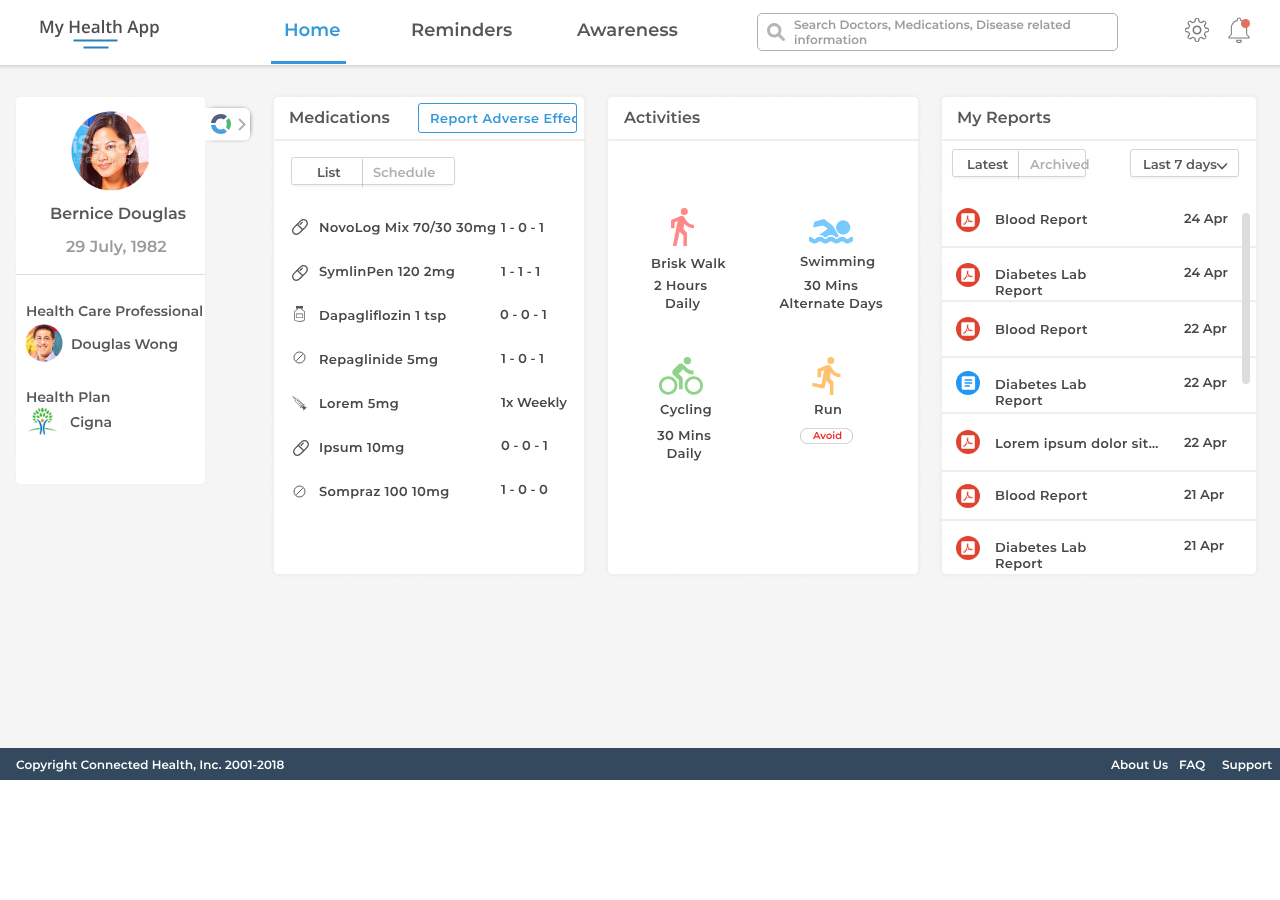
<file: Zeus_Hyland/1280x780-01-patient-dashboard_112321028/index.html>
<!doctype html>
<html>
<head>
	<meta charset="utf-8">
	<title>1280x780 01_Patient_Dashboard</title>
	<meta name="viewport" content="width=device-width, initial-scale=1.0, maximum-scale=1.0, user-scalable=no" />
	<meta name="ad.size" content="width=1280,height=780">
	<link type="text/css" href="bannerify.css" rel="stylesheet" />
</head>
<body>
	<div id="banner2_722469063">
		<div style="display: none;" id="b_1_banner2_722469063" class="js-bnfy">
			<img id="img_1_banner2_722469063" class="bnfy-enter" alt="Rectangle" width="324" height="487" src="images/rectangle_732763424.png"/>
		</div>
		<div style="display: none;" id="b_2_banner2_722469063" class="js-bnfy">
			<img id="img_2_banner2_722469063" class="bnfy-enter" alt="Rectangle 5" width="54" height="40" src="images/rectangle-5_531873870.png"/>
		</div>
		<div style="display: none;" id="b_3_banner2_722469063" class="js-bnfy">
			<img id="img_3_banner2_722469063" class="bnfy-enter" alt="Rectangle" width="240" height="393" src="images/rectangle_330612613.png"/>
		</div>
		<div style="display: none;" id="b_4_banner2_722469063" class="js-bnfy">
			<img id="img_4_banner2_722469063" class="bnfy-enter" alt="29 July, 1982" width="101" height="28" src="images/29-july-1982_153256749.svg"/>
		</div>
		<div style="display: none;" id="b_5_banner2_722469063" class="js-bnfy">
			<img id="img_5_banner2_722469063" class="bnfy-enter" alt="Health Care Professi" width="178" height="28" src="images/health-care-professi_291530446.svg"/>
		</div>
		<div style="display: none;" id="b_6_banner2_722469063" class="js-bnfy">
			<img id="img_6_banner2_722469063" class="bnfy-enter" alt="Health Plan" width="85" height="28" src="images/health-plan_800995214.svg"/>
		</div>
		<div style="display: none;" id="b_7_banner2_722469063" class="js-bnfy">
			<img id="img_7_banner2_722469063" class="bnfy-enter" alt="Bernice Douglas" width="136" height="20" src="images/bernice-douglas_422586543.svg"/>
		</div>
		<div style="display: none;" id="b_8_banner2_722469063" class="js-bnfy">
			<img id="img_8_banner2_722469063" class="bnfy-enter" alt="Douglas Wong" width="108" height="20" src="images/douglas-wong_760179960.svg"/>
		</div>
		<div style="display: none;" id="b_9_banner2_722469063" class="js-bnfy">
			<img id="img_9_banner2_722469063" class="bnfy-enter" alt="Cigna" width="43" height="20" src="images/cigna_016836646.svg"/>
		</div>
		<div style="display: none;" id="b_10_banner2_722469063" class="js-bnfy">
			<img id="img_10_banner2_722469063" class="bnfy-enter" alt="511668964" width="80" height="80" src="images/511668964_738109575.png"/>
		</div>
		<div style="display: none;" id="b_11_banner2_722469063" class="js-bnfy">
			<img id="img_11_banner2_722469063" class="bnfy-enter" alt="511668964" width="38" height="38" src="images/511668964_446409389.png"/>
		</div>
		<div style="display: none;" id="b_12_banner2_722469063" class="js-bnfy">
			<img id="img_12_banner2_722469063" class="bnfy-enter" alt="Rectangle 3" width="1280" height="70" src="images/rectangle-3_356556025.png"/>
		</div>
		<div style="display: none;" id="b_13_banner2_722469063" class="js-bnfy">
			<img id="img_13_banner2_722469063" class="bnfy-enter" alt="notifications-button" width="22" height="27" src="images/notifications-button_139027161.svg"/>
		</div>
		<div style="display: none;" id="b_14_banner2_722469063" class="js-bnfy">
			<img id="img_14_banner2_722469063" class="bnfy-enter" alt="Group 5" width="121" height="34" src="images/group-5_390751354.svg"/>
		</div>
		<div style="display: none;" id="b_15_banner2_722469063" class="js-bnfy">
			<img id="img_15_banner2_722469063" class="bnfy-enter" alt="download" width="32" height="34" src="images/download_820277031.jpg"/>
		</div>
		<div style="display: none;" id="b_16_banner2_722469063" class="js-bnfy">
			<img id="img_16_banner2_722469063" class="bnfy-enter" alt="Line" width="191" height="3" src="images/line_127370140.svg"/>
		</div>
		<div style="display: none;" id="b_17_banner2_722469063" class="js-bnfy">
			<img id="img_17_banner2_722469063" class="bnfy-enter" alt="Group" width="8" height="13" src="images/group_619105394.svg"/>
		</div>
		<div style="display: none;" id="b_18_banner2_722469063" class="js-bnfy">
			<img id="img_18_banner2_722469063" class="bnfy-enter" alt="pie-chart" width="20" height="20" src="images/pie-chart_540516540.svg"/>
		</div>
		<div style="display: none;" id="b_19_banner2_722469063" class="js-bnfy">
			<img id="img_19_banner2_722469063" class="bnfy-enter" alt="Reminders" width="102" height="22" src="images/reminders_135083093.svg"/>
		</div>
		<div style="display: none;" id="b_20_banner2_722469063" class="js-bnfy">
			<img id="img_20_banner2_722469063" class="bnfy-enter" alt="Home" width="57" height="22" src="images/home_689674682.svg"/>
		</div>
		<div style="display: none;" id="b_21_banner2_722469063" class="js-bnfy">
			<img id="img_21_banner2_722469063" class="bnfy-enter" alt="Awareness" width="102" height="22" src="images/awareness_287955292.svg"/>
		</div>
		<div style="display: none;" id="b_22_banner2_722469063" class="js-bnfy">
			<img id="img_22_banner2_722469063" class="bnfy-enter" alt="My Reports" width="94" height="20" src="images/my-reports_768223728.svg"/>
		</div>
		<div style="display: none;" id="b_23_banner2_722469063" class="js-bnfy">
			<img id="img_23_banner2_722469063" class="bnfy-enter" alt="Blood Report" width="93" height="16" src="images/blood-report_570484175.svg"/>
		</div>
		<div style="display: none;" id="b_24_banner2_722469063" class="js-bnfy">
			<img id="img_24_banner2_722469063" class="bnfy-enter" alt="24 Apr" width="44" height="16" src="images/24-apr_971597121.svg"/>
		</div>
		<div style="display: none;" id="b_25_banner2_722469063" class="js-bnfy">
			<img id="img_25_banner2_722469063" class="bnfy-enter" alt="24 Apr" width="44" height="16" src="images/24-apr_167197384.svg"/>
		</div>
		<div style="display: none;" id="b_26_banner2_722469063" class="js-bnfy">
			<img id="img_26_banner2_722469063" class="bnfy-enter" alt="22 Apr" width="43" height="16" src="images/22-apr_776320394.svg"/>
		</div>
		<div style="display: none;" id="b_27_banner2_722469063" class="js-bnfy">
			<img id="img_27_banner2_722469063" class="bnfy-enter" alt="22 Apr" width="43" height="16" src="images/22-apr_332552368.svg"/>
		</div>
		<div style="display: none;" id="b_28_banner2_722469063" class="js-bnfy">
			<img id="img_28_banner2_722469063" class="bnfy-enter" alt="22 Apr" width="43" height="16" src="images/22-apr_021184828.svg"/>
		</div>
		<div style="display: none;" id="b_29_banner2_722469063" class="js-bnfy">
			<img id="img_29_banner2_722469063" class="bnfy-enter" alt="drive-pdf" width="24" height="24" src="images/drive-pdf_623208707.svg"/>
		</div>
		<div style="display: none;" id="b_30_banner2_722469063" class="js-bnfy">
			<img id="img_30_banner2_722469063" class="bnfy-enter" alt="Line" width="316" height="2" src="images/line_684727396.svg"/>
		</div>
		<div style="display: none;" id="b_31_banner2_722469063" class="js-bnfy">
			<img id="img_31_banner2_722469063" class="bnfy-enter" alt="Diabetes Lab Report" width="143" height="32" src="images/diabetes-lab-report_321248136.svg"/>
		</div>
		<div style="display: none;" id="b_32_banner2_722469063" class="js-bnfy">
			<img id="img_32_banner2_722469063" class="bnfy-enter" alt="drive-pdf" width="24" height="24" src="images/drive-pdf_206606295.svg"/>
		</div>
		<div style="display: none;" id="b_33_banner2_722469063" class="js-bnfy">
			<img id="img_33_banner2_722469063" class="bnfy-enter" alt="drive-pdf" width="24" height="24" src="images/drive-pdf_785208260.svg"/>
		</div>
		<div style="display: none;" id="b_34_banner2_722469063" class="js-bnfy">
			<img id="img_34_banner2_722469063" class="bnfy-enter" alt="Line" width="316" height="2" src="images/line_238837237.svg"/>
		</div>
		<div style="display: none;" id="b_35_banner2_722469063" class="js-bnfy">
			<img id="img_35_banner2_722469063" class="bnfy-enter" alt="Line" width="316" height="2" src="images/line_374056067.svg"/>
		</div>
		<div style="display: none;" id="b_36_banner2_722469063" class="js-bnfy">
			<img id="img_36_banner2_722469063" class="bnfy-enter" alt="Lorem ipsum dolor si" width="164" height="16" src="images/lorem-ipsum-dolor-si_941086879.svg"/>
		</div>
		<div style="display: none;" id="b_37_banner2_722469063" class="js-bnfy">
			<img id="img_37_banner2_722469063" class="bnfy-enter" alt="drive-pdf" width="24" height="24" src="images/drive-pdf_715100177.svg"/>
		</div>
		<div style="display: none;" id="b_38_banner2_722469063" class="js-bnfy">
			<img id="img_38_banner2_722469063" class="bnfy-enter" alt="Line" width="316" height="2" src="images/line_068015268.svg"/>
		</div>
		<div style="display: none;" id="b_39_banner2_722469063" class="js-bnfy">
			<img id="img_39_banner2_722469063" class="bnfy-enter" alt="drive-document" width="24" height="24" src="images/drive-document_080383802.svg"/>
		</div>
		<div style="display: none;" id="b_40_banner2_722469063" class="js-bnfy">
			<img id="img_40_banner2_722469063" class="bnfy-enter" alt="Line 3" width="315" height="2" src="images/line-3_030374151.svg"/>
		</div>
		<div style="display: none;" id="b_41_banner2_722469063" class="js-bnfy">
			<img id="img_41_banner2_722469063" class="bnfy-enter" alt="Rectangle" width="320" height="487" src="images/rectangle_411689110.png"/>
		</div>
		<div style="display: none;" id="b_42_banner2_722469063" class="js-bnfy">
			<img id="img_42_banner2_722469063" class="bnfy-enter" alt="Rectangle 4" width="168" height="32" src="images/rectangle-4_901602061.png"/>
		</div>
		<div style="display: none;" id="b_43_banner2_722469063" class="js-bnfy">
			<img id="img_43_banner2_722469063" class="bnfy-enter" alt="List" width="24" height="16" src="images/list_185449456.svg"/>
		</div>
		<div style="display: none;" id="b_44_banner2_722469063" class="js-bnfy">
			<img id="img_44_banner2_722469063" class="bnfy-enter" alt="Schedule" width="82" height="16" src="images/schedule_521586511.svg"/>
		</div>
		<div style="display: none;" id="b_45_banner2_722469063" class="js-bnfy">
			<img id="img_45_banner2_722469063" class="bnfy-enter" alt="Line 2" width="3" height="28" src="images/line-2_196421035.svg"/>
		</div>
		<div style="display: none;" id="b_46_banner2_722469063" class="js-bnfy">
			<img id="img_46_banner2_722469063" class="bnfy-enter" alt="Medications" width="101" height="20" src="images/medications_152877007.svg"/>
		</div>
		<div style="display: none;" id="b_47_banner2_722469063" class="js-bnfy">
			<img id="img_47_banner2_722469063" class="bnfy-enter" alt="Line 3" width="312" height="2" src="images/line-3_523095506.svg"/>
		</div>
		<div style="display: none;" id="b_48_banner2_722469063" class="js-bnfy">
			<img id="img_48_banner2_722469063" class="bnfy-enter" alt="Rectangle" width="320" height="487" src="images/rectangle_388197120.png"/>
		</div>
		<div style="display: none;" id="b_49_banner2_722469063" class="js-bnfy">
			<img id="img_49_banner2_722469063" class="bnfy-enter" alt="Rectangle" width="1280" height="32" src="images/rectangle_054423566.svg"/>
		</div>
		<div style="display: none;" id="b_50_banner2_722469063" class="js-bnfy">
			<img id="img_50_banner2_722469063" class="bnfy-enter" alt="Copyright Connected" width="269" height="15" src="images/copyright-connected_074505559.svg"/>
		</div>
		<div style="display: none;" id="b_51_banner2_722469063" class="js-bnfy">
			<img id="img_51_banner2_722469063" class="bnfy-enter" alt="About Us" width="59" height="15" src="images/about-us_409745133.svg"/>
		</div>
		<div style="display: none;" id="b_52_banner2_722469063" class="js-bnfy">
			<img id="img_52_banner2_722469063" class="bnfy-enter" alt="FAQ" width="27" height="15" src="images/faq_695054678.svg"/>
		</div>
		<div style="display: none;" id="b_53_banner2_722469063" class="js-bnfy">
			<img id="img_53_banner2_722469063" class="bnfy-enter" alt="Support" width="51" height="15" src="images/support_381210153.svg"/>
		</div>
		<div style="display: none;" id="b_54_banner2_722469063" class="js-bnfy">
			<img id="img_54_banner2_722469063" class="bnfy-enter" alt="Activities" width="78" height="20" src="images/activities_864003100.svg"/>
		</div>
		<div style="display: none;" id="b_55_banner2_722469063" class="js-bnfy">
			<img id="img_55_banner2_722469063" class="bnfy-enter" alt="Line 3" width="312" height="2" src="images/line-3_829496177.svg"/>
		</div>
		<div style="display: none;" id="b_56_banner2_722469063" class="js-bnfy">
			<img id="img_56_banner2_722469063" class="bnfy-enter" alt="Rectangle 4" width="138" height="32" src="images/rectangle-4_363032962.png"/>
		</div>
		<div style="display: none;" id="b_57_banner2_722469063" class="js-bnfy">
			<img id="img_57_banner2_722469063" class="bnfy-enter" alt="Rectangle 4" width="113" height="32" src="images/rectangle-4_457659357.png"/>
		</div>
		<div style="display: none;" id="b_58_banner2_722469063" class="js-bnfy">
			<img id="img_58_banner2_722469063" class="bnfy-enter" alt="Latest" width="42" height="16" src="images/latest_330276869.svg"/>
		</div>
		<div style="display: none;" id="b_59_banner2_722469063" class="js-bnfy">
			<img id="img_59_banner2_722469063" class="bnfy-enter" alt="Archived" width="61" height="16" src="images/archived_256227707.svg"/>
		</div>
		<div style="display: none;" id="b_60_banner2_722469063" class="js-bnfy">
			<img id="img_60_banner2_722469063" class="bnfy-enter" alt="Line 2" width="3" height="28" src="images/line-2_489559173.svg"/>
		</div>
		<div style="display: none;" id="b_61_banner2_722469063" class="js-bnfy">
			<img id="img_61_banner2_722469063" class="bnfy-enter" alt="Last 7 days" width="74" height="16" src="images/last-7-days_612865769.svg"/>
		</div>
		<div style="display: none;" id="b_62_banner2_722469063" class="js-bnfy">
			<img id="img_62_banner2_722469063" class="bnfy-enter" alt="Arrow" width="12" height="12" src="images/arrow_465283124.svg"/>
		</div>
		<div style="display: none;" id="b_63_banner2_722469063" class="js-bnfy">
			<img id="img_63_banner2_722469063" class="bnfy-enter" alt="Blood Report" width="93" height="16" src="images/blood-report_327158153.svg"/>
		</div>
		<div style="display: none;" id="b_64_banner2_722469063" class="js-bnfy">
			<img id="img_64_banner2_722469063" class="bnfy-enter" alt="Diabetes Lab Report" width="143" height="32" src="images/diabetes-lab-report_509151922.svg"/>
		</div>
		<div style="display: none;" id="b_65_banner2_722469063" class="js-bnfy">
			<img id="img_65_banner2_722469063" class="bnfy-enter" alt="Blood Report" width="93" height="16" src="images/blood-report_528439663.svg"/>
		</div>
		<div style="display: none;" id="b_66_banner2_722469063" class="js-bnfy">
			<img id="img_66_banner2_722469063" class="bnfy-enter" alt="21 Apr" width="41" height="16" src="images/21-apr_553518732.svg"/>
		</div>
		<div style="display: none;" id="b_67_banner2_722469063" class="js-bnfy">
			<img id="img_67_banner2_722469063" class="bnfy-enter" alt="21 Apr" width="41" height="16" src="images/21-apr_088615383.svg"/>
		</div>
		<div style="display: none;" id="b_68_banner2_722469063" class="js-bnfy">
			<img id="img_68_banner2_722469063" class="bnfy-enter" alt="drive-pdf" width="24" height="24" src="images/drive-pdf_175549751.svg"/>
		</div>
		<div style="display: none;" id="b_69_banner2_722469063" class="js-bnfy">
			<img id="img_69_banner2_722469063" class="bnfy-enter" alt="Line" width="316" height="2" src="images/line_935506003.svg"/>
		</div>
		<div style="display: none;" id="b_70_banner2_722469063" class="js-bnfy">
			<img id="img_70_banner2_722469063" class="bnfy-enter" alt="Line" width="316" height="2" src="images/line_002999487.svg"/>
		</div>
		<div style="display: none;" id="b_71_banner2_722469063" class="js-bnfy">
			<img id="img_71_banner2_722469063" class="bnfy-enter" alt="Diabetes Lab Report" width="143" height="32" src="images/diabetes-lab-report_157510804.svg"/>
		</div>
		<div style="display: none;" id="b_72_banner2_722469063" class="js-bnfy">
			<img id="img_72_banner2_722469063" class="bnfy-enter" alt="drive-pdf" width="24" height="24" src="images/drive-pdf_944328918.svg"/>
		</div>
		<div style="display: none;" id="b_73_banner2_722469063" class="js-bnfy">
			<img id="img_73_banner2_722469063" class="bnfy-enter" alt="Rectangle 7" width="8" height="171" src="images/rectangle-7_969072719.svg"/>
		</div>
		<div style="display: none;" id="b_74_banner2_722469063" class="js-bnfy">
			<img id="img_74_banner2_722469063" class="bnfy-enter" alt="Rectangle" width="361" height="38" src="images/rectangle_431241177.svg"/>
		</div>
		<div style="display: none;" id="b_75_banner2_722469063" class="js-bnfy">
			<img id="img_75_banner2_722469063" class="bnfy-enter" alt="Search Doctors, Medi" width="314" height="26" src="images/search-doctors-medi_870814479.svg"/>
		</div>
		<div style="display: none;" id="b_76_banner2_722469063" class="js-bnfy">
			<img id="img_76_banner2_722469063" class="bnfy-enter" alt="Search" width="18" height="18" src="images/search_296674204.svg"/>
		</div>
		<div style="display: none;" id="b_77_banner2_722469063" class="js-bnfy">
			<img id="img_77_banner2_722469063" class="bnfy-enter" alt="Oval 7" width="9" height="9" src="images/oval-7_391778160.svg"/>
		</div>
		<div style="display: none;" id="b_78_banner2_722469063" class="js-bnfy">
			<img id="img_78_banner2_722469063" class="bnfy-enter" alt="settings" width="24" height="24" src="images/settings_691540705.svg"/>
		</div>
		<div style="display: none;" id="b_79_banner2_722469063" class="js-bnfy">
			<img id="img_79_banner2_722469063" class="bnfy-enter" alt="NovoLog Mix 70/30 30" width="178" height="308" src="images/novolog-mix-70-30-30_401397375.svg"/>
		</div>
		<div style="display: none;" id="b_80_banner2_722469063" class="js-bnfy">
			<img id="img_80_banner2_722469063" class="bnfy-enter" alt="Cycling" width="52" height="16" src="images/cycling_668853574.svg"/>
		</div>
		<div style="display: none;" id="b_81_banner2_722469063" class="js-bnfy">
			<img id="img_81_banner2_722469063" class="bnfy-enter" alt="Group 4" width="53" height="16" src="images/group-4_619118726.svg"/>
		</div>
		<div style="display: none;" id="b_82_banner2_722469063" class="js-bnfy">
			<img id="img_82_banner2_722469063" class="bnfy-enter" alt="Run" width="28" height="16" src="images/run_728917749.svg"/>
		</div>
		<div style="display: none;" id="b_83_banner2_722469063" class="js-bnfy">
			<img id="img_83_banner2_722469063" class="bnfy-enter" alt="bike" width="44" height="38" src="images/bike_446849534.svg"/>
		</div>
		<div style="display: none;" id="b_84_banner2_722469063" class="js-bnfy">
			<img id="img_84_banner2_722469063" class="bnfy-enter" alt="Swimming" width="76" height="16" src="images/swimming_178157807.svg"/>
		</div>
		<div style="display: none;" id="b_85_banner2_722469063" class="js-bnfy">
			<img id="img_85_banner2_722469063" class="bnfy-enter" alt="Rectangle 8" width="75" height="3" src="images/rectangle-8_836957436.svg"/>
		</div>
		<div style="display: none;" id="b_86_banner2_722469063" class="js-bnfy">
			<img id="img_86_banner2_722469063" class="bnfy-enter" alt="pill" width="16" height="16" src="images/pill_370598054.svg"/>
		</div>
		<div style="display: none;" id="b_87_banner2_722469063" class="js-bnfy">
			<img id="img_87_banner2_722469063" class="bnfy-enter" alt="pill" width="16" height="16" src="images/pill_810563380.svg"/>
		</div>
		<div style="display: none;" id="b_88_banner2_722469063" class="js-bnfy">
			<img id="img_88_banner2_722469063" class="bnfy-enter" alt="Group 2" width="13" height="13" src="images/group-2_734564263.svg"/>
		</div>
		<div style="display: none;" id="b_89_banner2_722469063" class="js-bnfy">
			<img id="img_89_banner2_722469063" class="bnfy-enter" alt="pill" width="16" height="16" src="images/pill_137382484.svg"/>
		</div>
		<div style="display: none;" id="b_90_banner2_722469063" class="js-bnfy">
			<img id="img_90_banner2_722469063" class="bnfy-enter" alt="Group 2" width="13" height="13" src="images/group-2_179971455.svg"/>
		</div>
		<div style="display: none;" id="b_91_banner2_722469063" class="js-bnfy">
			<img id="img_91_banner2_722469063" class="bnfy-enter" alt="syringe" width="15" height="15" src="images/syringe_932894304.svg"/>
		</div>
		<div style="display: none;" id="b_92_banner2_722469063" class="js-bnfy">
			<img id="img_92_banner2_722469063" class="bnfy-enter" alt="pill-bottle" width="11" height="16" src="images/pill-bottle_352199710.svg"/>
		</div>
		<div style="display: none;" id="b_93_banner2_722469063" class="js-bnfy">
			<img id="img_93_banner2_722469063" class="bnfy-enter" alt="1 - 0 - 1" width="44" height="16" src="images/1-0-1_002679527.svg"/>
		</div>
		<div style="display: none;" id="b_94_banner2_722469063" class="js-bnfy">
			<img id="img_94_banner2_722469063" class="bnfy-enter" alt="1 - 1 - 1" width="40" height="16" src="images/1-1-1_363943505.svg"/>
		</div>
		<div style="display: none;" id="b_95_banner2_722469063" class="js-bnfy">
			<img id="img_95_banner2_722469063" class="bnfy-enter" alt="0 - 0 - 1" width="47" height="16" src="images/0-0-1_313346343.svg"/>
		</div>
		<div style="display: none;" id="b_96_banner2_722469063" class="js-bnfy">
			<img id="img_96_banner2_722469063" class="bnfy-enter" alt="1x Weekly" width="66" height="16" src="images/1x-weekly_317561015.svg"/>
		</div>
		<div style="display: none;" id="b_97_banner2_722469063" class="js-bnfy">
			<img id="img_97_banner2_722469063" class="bnfy-enter" alt="1 - 0 - 1" width="44" height="16" src="images/1-0-1_252434070.svg"/>
		</div>
		<div style="display: none;" id="b_98_banner2_722469063" class="js-bnfy">
			<img id="img_98_banner2_722469063" class="bnfy-enter" alt="1 - 0 - 0" width="47" height="16" src="images/1-0-0_375364362.svg"/>
		</div>
		<div style="display: none;" id="b_99_banner2_722469063" class="js-bnfy">
			<img id="img_99_banner2_722469063" class="bnfy-enter" alt="0 - 0 - 1" width="47" height="16" src="images/0-0-1_630667589.svg"/>
		</div>
		<div style="display: none;" id="b_100_banner2_722469063" class="js-bnfy">
			<img id="img_100_banner2_722469063" class="bnfy-enter" alt="swimming-silhouette" width="44" height="25" src="images/swimming-silhouette_491737474.svg"/>
		</div>
		<div style="display: none;" id="b_101_banner2_722469063" class="js-bnfy">
			<img id="img_101_banner2_722469063" class="bnfy-enter" alt="Brisk Walk" width="75" height="16" src="images/brisk-walk_872868151.svg"/>
		</div>
		<div style="display: none;" id="b_102_banner2_722469063" class="js-bnfy">
			<img id="img_102_banner2_722469063" class="bnfy-enter" alt="2 Hours Daily" width="57" height="36" src="images/2-hours-daily_469907305.svg"/>
		</div>
		<div style="display: none;" id="b_103_banner2_722469063" class="js-bnfy">
			<img id="img_103_banner2_722469063" class="bnfy-enter" alt="30 Mins Alternate Da" width="104" height="36" src="images/30-mins-alternate-da_591243054.svg"/>
		</div>
		<div style="display: none;" id="b_104_banner2_722469063" class="js-bnfy">
			<img id="img_104_banner2_722469063" class="bnfy-enter" alt="30 Mins Daily" width="54" height="36" src="images/30-mins-daily_527299758.svg"/>
		</div>
		<div style="display: none;" id="b_105_banner2_722469063" class="js-bnfy">
			<img id="img_105_banner2_722469063" class="bnfy-enter" alt="walk" width="24" height="38" src="images/walk_155830827.svg"/>
		</div>
		<div style="display: none;" id="b_106_banner2_722469063" class="js-bnfy">
			<img id="img_106_banner2_722469063" class="bnfy-enter" alt="run" width="29" height="38" src="images/run_521297087.svg"/>
		</div>
		<div style="display: none;" id="b_107_banner2_722469063" class="js-bnfy">
			<img id="img_107_banner2_722469063" class="bnfy-enter" alt="Group 3" width="159" height="30" src="images/group-3_033514849.svg"/>
		</div>
	</div>
	
	<script src="bannerify.js"></script>
	
	<noscript>
		<style>
			#banner2_722469063 div {
				display: block!important;
			}
		</style>
	</noscript>
</body>
</html>
</file>
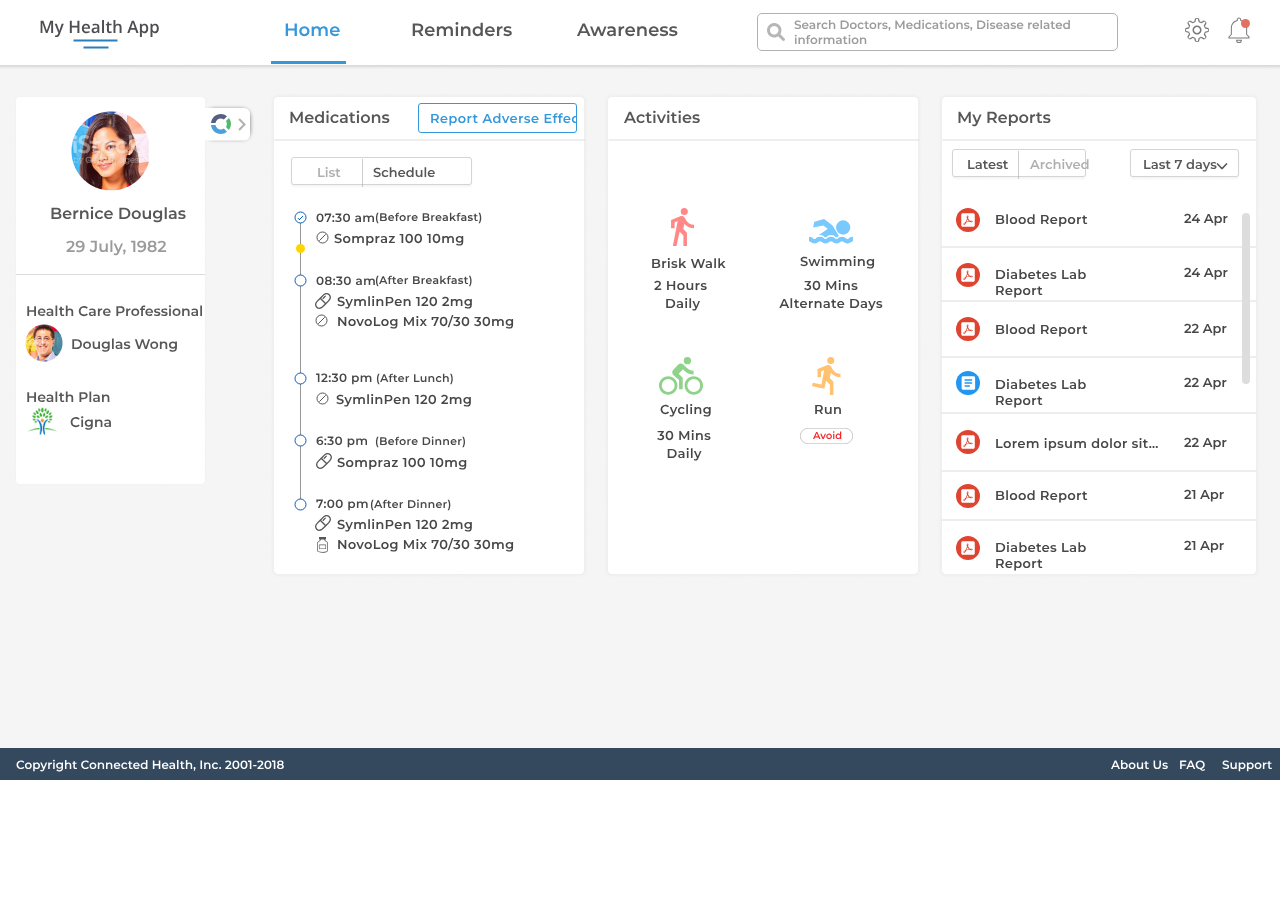
<file: Zeus_Hyland/1280x780-02-patient-dashboard_982378172/index.html>
<!doctype html>
<html>
<head>
	<meta charset="utf-8">
	<title>1280x780 02_Patient_Dashboard</title>
	<meta name="viewport" content="width=device-width, initial-scale=1.0, maximum-scale=1.0, user-scalable=no" />
	<meta name="ad.size" content="width=1280,height=780">
	<link type="text/css" href="bannerify.css" rel="stylesheet" />
</head>
<body>
	<div id="banner1_178462482">
		<div style="display: none;" id="b_1_banner1_178462482" class="js-bnfy">
			<img id="img_1_banner1_178462482" class="bnfy-enter" alt="Rectangle" width="324" height="487" src="images/rectangle_402958478.png"/>
		</div>
		<div style="display: none;" id="b_2_banner1_178462482" class="js-bnfy">
			<img id="img_2_banner1_178462482" class="bnfy-enter" alt="Rectangle 5" width="54" height="40" src="images/rectangle-5_993748199.png"/>
		</div>
		<div style="display: none;" id="b_3_banner1_178462482" class="js-bnfy">
			<img id="img_3_banner1_178462482" class="bnfy-enter" alt="Rectangle" width="240" height="393" src="images/rectangle_225944020.png"/>
		</div>
		<div style="display: none;" id="b_4_banner1_178462482" class="js-bnfy">
			<img id="img_4_banner1_178462482" class="bnfy-enter" alt="29 July, 1982" width="101" height="28" src="images/29-july-1982_694509791.svg"/>
		</div>
		<div style="display: none;" id="b_5_banner1_178462482" class="js-bnfy">
			<img id="img_5_banner1_178462482" class="bnfy-enter" alt="Health Care Professi" width="178" height="28" src="images/health-care-professi_156358772.svg"/>
		</div>
		<div style="display: none;" id="b_6_banner1_178462482" class="js-bnfy">
			<img id="img_6_banner1_178462482" class="bnfy-enter" alt="Health Plan" width="85" height="28" src="images/health-plan_632555912.svg"/>
		</div>
		<div style="display: none;" id="b_7_banner1_178462482" class="js-bnfy">
			<img id="img_7_banner1_178462482" class="bnfy-enter" alt="Bernice Douglas" width="136" height="20" src="images/bernice-douglas_700804915.svg"/>
		</div>
		<div style="display: none;" id="b_8_banner1_178462482" class="js-bnfy">
			<img id="img_8_banner1_178462482" class="bnfy-enter" alt="Douglas Wong" width="108" height="20" src="images/douglas-wong_436659366.svg"/>
		</div>
		<div style="display: none;" id="b_9_banner1_178462482" class="js-bnfy">
			<img id="img_9_banner1_178462482" class="bnfy-enter" alt="Cigna" width="43" height="20" src="images/cigna_710556552.svg"/>
		</div>
		<div style="display: none;" id="b_10_banner1_178462482" class="js-bnfy">
			<img id="img_10_banner1_178462482" class="bnfy-enter" alt="511668964" width="80" height="80" src="images/511668964_975635295.png"/>
		</div>
		<div style="display: none;" id="b_11_banner1_178462482" class="js-bnfy">
			<img id="img_11_banner1_178462482" class="bnfy-enter" alt="511668964" width="38" height="38" src="images/511668964_738854171.png"/>
		</div>
		<div style="display: none;" id="b_12_banner1_178462482" class="js-bnfy">
			<img id="img_12_banner1_178462482" class="bnfy-enter" alt="Rectangle 3" width="1280" height="70" src="images/rectangle-3_807599953.png"/>
		</div>
		<div style="display: none;" id="b_13_banner1_178462482" class="js-bnfy">
			<img id="img_13_banner1_178462482" class="bnfy-enter" alt="Group 5" width="121" height="34" src="images/group-5_068333149.svg"/>
		</div>
		<div style="display: none;" id="b_14_banner1_178462482" class="js-bnfy">
			<img id="img_14_banner1_178462482" class="bnfy-enter" alt="notifications-button" width="22" height="27" src="images/notifications-button_153803351.svg"/>
		</div>
		<div style="display: none;" id="b_15_banner1_178462482" class="js-bnfy">
			<img id="img_15_banner1_178462482" class="bnfy-enter" alt="download" width="32" height="34" src="images/download_986559151.jpg"/>
		</div>
		<div style="display: none;" id="b_16_banner1_178462482" class="js-bnfy">
			<img id="img_16_banner1_178462482" class="bnfy-enter" alt="Line" width="191" height="3" src="images/line_979472477.svg"/>
		</div>
		<div style="display: none;" id="b_17_banner1_178462482" class="js-bnfy">
			<img id="img_17_banner1_178462482" class="bnfy-enter" alt="Group" width="8" height="13" src="images/group_810324453.svg"/>
		</div>
		<div style="display: none;" id="b_18_banner1_178462482" class="js-bnfy">
			<img id="img_18_banner1_178462482" class="bnfy-enter" alt="pie-chart" width="20" height="20" src="images/pie-chart_410377377.svg"/>
		</div>
		<div style="display: none;" id="b_19_banner1_178462482" class="js-bnfy">
			<img id="img_19_banner1_178462482" class="bnfy-enter" alt="Reminders" width="102" height="22" src="images/reminders_281849674.svg"/>
		</div>
		<div style="display: none;" id="b_20_banner1_178462482" class="js-bnfy">
			<img id="img_20_banner1_178462482" class="bnfy-enter" alt="Home" width="57" height="22" src="images/home_551485114.svg"/>
		</div>
		<div style="display: none;" id="b_21_banner1_178462482" class="js-bnfy">
			<img id="img_21_banner1_178462482" class="bnfy-enter" alt="Awareness" width="102" height="22" src="images/awareness_341824210.svg"/>
		</div>
		<div style="display: none;" id="b_22_banner1_178462482" class="js-bnfy">
			<img id="img_22_banner1_178462482" class="bnfy-enter" alt="My Reports" width="94" height="20" src="images/my-reports_704914535.svg"/>
		</div>
		<div style="display: none;" id="b_23_banner1_178462482" class="js-bnfy">
			<img id="img_23_banner1_178462482" class="bnfy-enter" alt="Blood Report" width="93" height="16" src="images/blood-report_359755366.svg"/>
		</div>
		<div style="display: none;" id="b_24_banner1_178462482" class="js-bnfy">
			<img id="img_24_banner1_178462482" class="bnfy-enter" alt="24 Apr" width="44" height="16" src="images/24-apr_009576329.svg"/>
		</div>
		<div style="display: none;" id="b_25_banner1_178462482" class="js-bnfy">
			<img id="img_25_banner1_178462482" class="bnfy-enter" alt="24 Apr" width="44" height="16" src="images/24-apr_084898860.svg"/>
		</div>
		<div style="display: none;" id="b_26_banner1_178462482" class="js-bnfy">
			<img id="img_26_banner1_178462482" class="bnfy-enter" alt="22 Apr" width="43" height="16" src="images/22-apr_933181637.svg"/>
		</div>
		<div style="display: none;" id="b_27_banner1_178462482" class="js-bnfy">
			<img id="img_27_banner1_178462482" class="bnfy-enter" alt="22 Apr" width="43" height="16" src="images/22-apr_763188521.svg"/>
		</div>
		<div style="display: none;" id="b_28_banner1_178462482" class="js-bnfy">
			<img id="img_28_banner1_178462482" class="bnfy-enter" alt="22 Apr" width="43" height="16" src="images/22-apr_613035138.svg"/>
		</div>
		<div style="display: none;" id="b_29_banner1_178462482" class="js-bnfy">
			<img id="img_29_banner1_178462482" class="bnfy-enter" alt="drive-pdf" width="24" height="24" src="images/drive-pdf_725374203.svg"/>
		</div>
		<div style="display: none;" id="b_30_banner1_178462482" class="js-bnfy">
			<img id="img_30_banner1_178462482" class="bnfy-enter" alt="Line" width="316" height="2" src="images/line_853054993.svg"/>
		</div>
		<div style="display: none;" id="b_31_banner1_178462482" class="js-bnfy">
			<img id="img_31_banner1_178462482" class="bnfy-enter" alt="Diabetes Lab Report" width="143" height="32" src="images/diabetes-lab-report_043248835.svg"/>
		</div>
		<div style="display: none;" id="b_32_banner1_178462482" class="js-bnfy">
			<img id="img_32_banner1_178462482" class="bnfy-enter" alt="drive-pdf" width="24" height="24" src="images/drive-pdf_297047578.svg"/>
		</div>
		<div style="display: none;" id="b_33_banner1_178462482" class="js-bnfy">
			<img id="img_33_banner1_178462482" class="bnfy-enter" alt="drive-pdf" width="24" height="24" src="images/drive-pdf_044526732.svg"/>
		</div>
		<div style="display: none;" id="b_34_banner1_178462482" class="js-bnfy">
			<img id="img_34_banner1_178462482" class="bnfy-enter" alt="Line" width="316" height="2" src="images/line_312164847.svg"/>
		</div>
		<div style="display: none;" id="b_35_banner1_178462482" class="js-bnfy">
			<img id="img_35_banner1_178462482" class="bnfy-enter" alt="Line" width="316" height="2" src="images/line_486932403.svg"/>
		</div>
		<div style="display: none;" id="b_36_banner1_178462482" class="js-bnfy">
			<img id="img_36_banner1_178462482" class="bnfy-enter" alt="Lorem ipsum dolor si" width="164" height="16" src="images/lorem-ipsum-dolor-si_910640950.svg"/>
		</div>
		<div style="display: none;" id="b_37_banner1_178462482" class="js-bnfy">
			<img id="img_37_banner1_178462482" class="bnfy-enter" alt="drive-pdf" width="24" height="24" src="images/drive-pdf_031420147.svg"/>
		</div>
		<div style="display: none;" id="b_38_banner1_178462482" class="js-bnfy">
			<img id="img_38_banner1_178462482" class="bnfy-enter" alt="Line" width="316" height="2" src="images/line_865289483.svg"/>
		</div>
		<div style="display: none;" id="b_39_banner1_178462482" class="js-bnfy">
			<img id="img_39_banner1_178462482" class="bnfy-enter" alt="drive-document" width="24" height="24" src="images/drive-document_822147553.svg"/>
		</div>
		<div style="display: none;" id="b_40_banner1_178462482" class="js-bnfy">
			<img id="img_40_banner1_178462482" class="bnfy-enter" alt="Line 3" width="315" height="2" src="images/line-3_403280376.svg"/>
		</div>
		<div style="display: none;" id="b_41_banner1_178462482" class="js-bnfy">
			<img id="img_41_banner1_178462482" class="bnfy-enter" alt="Rectangle" width="320" height="487" src="images/rectangle_846439917.png"/>
		</div>
		<div style="display: none;" id="b_42_banner1_178462482" class="js-bnfy">
			<img id="img_42_banner1_178462482" class="bnfy-enter" alt="Group 3" width="159" height="30" src="images/group-3_728821965.svg"/>
		</div>
		<div style="display: none;" id="b_43_banner1_178462482" class="js-bnfy">
			<img id="img_43_banner1_178462482" class="bnfy-enter" alt="Line" width="3" height="281" src="images/line_723993908.svg"/>
		</div>
		<div style="display: none;" id="b_44_banner1_178462482" class="js-bnfy">
			<img id="img_44_banner1_178462482" class="bnfy-enter" alt="Oval 4" width="13" height="13" src="images/oval-4_295255463.svg"/>
		</div>
		<div style="display: none;" id="b_45_banner1_178462482" class="js-bnfy">
			<img id="img_45_banner1_178462482" class="bnfy-enter" alt="Oval 4" width="13" height="13" src="images/oval-4_109067445.svg"/>
		</div>
		<div style="display: none;" id="b_46_banner1_178462482" class="js-bnfy">
			<img id="img_46_banner1_178462482" class="bnfy-enter" alt="Oval 4" width="13" height="13" src="images/oval-4_735674663.svg"/>
		</div>
		<div style="display: none;" id="b_47_banner1_178462482" class="js-bnfy">
			<img id="img_47_banner1_178462482" class="bnfy-enter" alt="Oval 4" width="13" height="13" src="images/oval-4_460150951.svg"/>
		</div>
		<div style="display: none;" id="b_48_banner1_178462482" class="js-bnfy">
			<img id="img_48_banner1_178462482" class="bnfy-enter" alt="Sompraz 100 10mg" width="131" height="20" src="images/sompraz-100-10mg_951713756.svg"/>
		</div>
		<div style="display: none;" id="b_49_banner1_178462482" class="js-bnfy">
			<img id="img_49_banner1_178462482" class="bnfy-enter" alt="Sompraz 100 10mg" width="131" height="20" src="images/sompraz-100-10mg_505102838.svg"/>
		</div>
		<div style="display: none;" id="b_50_banner1_178462482" class="js-bnfy">
			<img id="img_50_banner1_178462482" class="bnfy-enter" alt="(Before Breakfast)" width="108" height="20" src="images/before-breakfast_804185338.svg"/>
		</div>
		<div style="display: none;" id="b_51_banner1_178462482" class="js-bnfy">
			<img id="img_51_banner1_178462482" class="bnfy-enter" alt="07:30 am" width="59" height="15" src="images/07-30-am_325982553.svg"/>
		</div>
		<div style="display: none;" id="b_52_banner1_178462482" class="js-bnfy">
			<img id="img_52_banner1_178462482" class="bnfy-enter" alt="SymlinPen 120 2mg No" width="178" height="60" src="images/symlinpen-120-2mg-no_623804524.svg"/>
		</div>
		<div style="display: none;" id="b_53_banner1_178462482" class="js-bnfy">
			<img id="img_53_banner1_178462482" class="bnfy-enter" alt="SymlinPen 120 2mg No" width="178" height="60" src="images/symlinpen-120-2mg-no_003484244.svg"/>
		</div>
		<div style="display: none;" id="b_54_banner1_178462482" class="js-bnfy">
			<img id="img_54_banner1_178462482" class="bnfy-enter" alt="SymlinPen 120 2mg" width="136" height="20" src="images/symlinpen-120-2mg_673113088.svg"/>
		</div>
		<div style="display: none;" id="b_55_banner1_178462482" class="js-bnfy">
			<img id="img_55_banner1_178462482" class="bnfy-enter" alt="(After Breakfast)" width="98" height="20" src="images/after-breakfast_389675863.svg"/>
		</div>
		<div style="display: none;" id="b_56_banner1_178462482" class="js-bnfy">
			<img id="img_56_banner1_178462482" class="bnfy-enter" alt="08:30 am" width="60" height="15" src="images/08-30-am_243800267.svg"/>
		</div>
		<div style="display: none;" id="b_57_banner1_178462482" class="js-bnfy">
			<img id="img_57_banner1_178462482" class="bnfy-enter" alt="(After Lunch)" width="78" height="20" src="images/after-lunch_773494239.svg"/>
		</div>
		<div style="display: none;" id="b_58_banner1_178462482" class="js-bnfy">
			<img id="img_58_banner1_178462482" class="bnfy-enter" alt="12:30 pm" width="57" height="15" src="images/12-30-pm_740413652.svg"/>
		</div>
		<div style="display: none;" id="b_59_banner1_178462482" class="js-bnfy">
			<img id="img_59_banner1_178462482" class="bnfy-enter" alt="(After Dinner)" width="82" height="20" src="images/after-dinner_826765475.svg"/>
		</div>
		<div style="display: none;" id="b_60_banner1_178462482" class="js-bnfy">
			<img id="img_60_banner1_178462482" class="bnfy-enter" alt="7:00 pm" width="53" height="15" src="images/7-00-pm_201438799.svg"/>
		</div>
		<div style="display: none;" id="b_61_banner1_178462482" class="js-bnfy">
			<img id="img_61_banner1_178462482" class="bnfy-enter" alt="(Before Dinner)" width="91" height="20" src="images/before-dinner_246104559.svg"/>
		</div>
		<div style="display: none;" id="b_62_banner1_178462482" class="js-bnfy">
			<img id="img_62_banner1_178462482" class="bnfy-enter" alt="6:30 pm" width="52" height="15" src="images/6-30-pm_021039001.svg"/>
		</div>
		<div style="display: none;" id="b_63_banner1_178462482" class="js-bnfy">
			<img id="img_63_banner1_178462482" class="bnfy-enter" alt="Group 4" width="7" height="6" src="images/group-4_547854211.svg"/>
		</div>
		<div style="display: none;" id="b_64_banner1_178462482" class="js-bnfy">
			<img id="img_64_banner1_178462482" class="bnfy-enter" alt="Oval 5" width="9" height="9" src="images/oval-5_595294127.svg"/>
		</div>
		<div style="display: none;" id="b_65_banner1_178462482" class="js-bnfy">
			<img id="img_65_banner1_178462482" class="bnfy-enter" alt="Oval 4" width="13" height="13" src="images/oval-4_052136489.svg"/>
		</div>
		<div style="display: none;" id="b_66_banner1_178462482" class="js-bnfy">
			<img id="img_66_banner1_178462482" class="bnfy-enter" alt="pill" width="16" height="16" src="images/pill_868063048.svg"/>
		</div>
		<div style="display: none;" id="b_67_banner1_178462482" class="js-bnfy">
			<img id="img_67_banner1_178462482" class="bnfy-enter" alt="Group 2" width="13" height="13" src="images/group-2_339855653.svg"/>
		</div>
		<div style="display: none;" id="b_68_banner1_178462482" class="js-bnfy">
			<img id="img_68_banner1_178462482" class="bnfy-enter" alt="Group 2" width="13" height="13" src="images/group-2_097434378.svg"/>
		</div>
		<div style="display: none;" id="b_69_banner1_178462482" class="js-bnfy">
			<img id="img_69_banner1_178462482" class="bnfy-enter" alt="Group 2" width="13" height="13" src="images/group-2_454954362.svg"/>
		</div>
		<div style="display: none;" id="b_70_banner1_178462482" class="js-bnfy">
			<img id="img_70_banner1_178462482" class="bnfy-enter" alt="pill" width="16" height="16" src="images/pill_095122083.svg"/>
		</div>
		<div style="display: none;" id="b_71_banner1_178462482" class="js-bnfy">
			<img id="img_71_banner1_178462482" class="bnfy-enter" alt="pill" width="16" height="16" src="images/pill_001084563.svg"/>
		</div>
		<div style="display: none;" id="b_72_banner1_178462482" class="js-bnfy">
			<img id="img_72_banner1_178462482" class="bnfy-enter" alt="pill-bottle" width="11" height="16" src="images/pill-bottle_171951444.svg"/>
		</div>
		<div style="display: none;" id="b_73_banner1_178462482" class="js-bnfy">
			<img id="img_73_banner1_178462482" class="bnfy-enter" alt="Rectangle 4" width="185" height="32" src="images/rectangle-4_831451662.png"/>
		</div>
		<div style="display: none;" id="b_74_banner1_178462482" class="js-bnfy">
			<img id="img_74_banner1_178462482" class="bnfy-enter" alt="List" width="24" height="16" src="images/list_589522195.svg"/>
		</div>
		<div style="display: none;" id="b_75_banner1_178462482" class="js-bnfy">
			<img id="img_75_banner1_178462482" class="bnfy-enter" alt="Schedule" width="63" height="16" src="images/schedule_314913791.svg"/>
		</div>
		<div style="display: none;" id="b_76_banner1_178462482" class="js-bnfy">
			<img id="img_76_banner1_178462482" class="bnfy-enter" alt="Line 2" width="3" height="28" src="images/line-2_491665696.svg"/>
		</div>
		<div style="display: none;" id="b_77_banner1_178462482" class="js-bnfy">
			<img id="img_77_banner1_178462482" class="bnfy-enter" alt="Medications" width="101" height="20" src="images/medications_575269527.svg"/>
		</div>
		<div style="display: none;" id="b_78_banner1_178462482" class="js-bnfy">
			<img id="img_78_banner1_178462482" class="bnfy-enter" alt="Line 3" width="312" height="2" src="images/line-3_018866988.svg"/>
		</div>
		<div style="display: none;" id="b_79_banner1_178462482" class="js-bnfy">
			<img id="img_79_banner1_178462482" class="bnfy-enter" alt="Rectangle" width="320" height="487" src="images/rectangle_537018562.png"/>
		</div>
		<div style="display: none;" id="b_80_banner1_178462482" class="js-bnfy">
			<img id="img_80_banner1_178462482" class="bnfy-enter" alt="Rectangle" width="1280" height="32" src="images/rectangle_040744202.svg"/>
		</div>
		<div style="display: none;" id="b_81_banner1_178462482" class="js-bnfy">
			<img id="img_81_banner1_178462482" class="bnfy-enter" alt="Copyright Connected" width="269" height="15" src="images/copyright-connected_121039433.svg"/>
		</div>
		<div style="display: none;" id="b_82_banner1_178462482" class="js-bnfy">
			<img id="img_82_banner1_178462482" class="bnfy-enter" alt="About Us" width="59" height="15" src="images/about-us_432159761.svg"/>
		</div>
		<div style="display: none;" id="b_83_banner1_178462482" class="js-bnfy">
			<img id="img_83_banner1_178462482" class="bnfy-enter" alt="FAQ" width="27" height="15" src="images/faq_853366381.svg"/>
		</div>
		<div style="display: none;" id="b_84_banner1_178462482" class="js-bnfy">
			<img id="img_84_banner1_178462482" class="bnfy-enter" alt="Support" width="51" height="15" src="images/support_468256414.svg"/>
		</div>
		<div style="display: none;" id="b_85_banner1_178462482" class="js-bnfy">
			<img id="img_85_banner1_178462482" class="bnfy-enter" alt="Activities" width="78" height="20" src="images/activities_691032409.svg"/>
		</div>
		<div style="display: none;" id="b_86_banner1_178462482" class="js-bnfy">
			<img id="img_86_banner1_178462482" class="bnfy-enter" alt="Line 3" width="312" height="2" src="images/line-3_740253244.svg"/>
		</div>
		<div style="display: none;" id="b_87_banner1_178462482" class="js-bnfy">
			<img id="img_87_banner1_178462482" class="bnfy-enter" alt="Rectangle 4" width="138" height="32" src="images/rectangle-4_866740078.png"/>
		</div>
		<div style="display: none;" id="b_88_banner1_178462482" class="js-bnfy">
			<img id="img_88_banner1_178462482" class="bnfy-enter" alt="Rectangle 4" width="113" height="32" src="images/rectangle-4_674149363.png"/>
		</div>
		<div style="display: none;" id="b_89_banner1_178462482" class="js-bnfy">
			<img id="img_89_banner1_178462482" class="bnfy-enter" alt="Latest" width="42" height="16" src="images/latest_539459531.svg"/>
		</div>
		<div style="display: none;" id="b_90_banner1_178462482" class="js-bnfy">
			<img id="img_90_banner1_178462482" class="bnfy-enter" alt="Archived" width="61" height="16" src="images/archived_309706260.svg"/>
		</div>
		<div style="display: none;" id="b_91_banner1_178462482" class="js-bnfy">
			<img id="img_91_banner1_178462482" class="bnfy-enter" alt="Line 2" width="3" height="28" src="images/line-2_604565743.svg"/>
		</div>
		<div style="display: none;" id="b_92_banner1_178462482" class="js-bnfy">
			<img id="img_92_banner1_178462482" class="bnfy-enter" alt="Last 7 days" width="74" height="16" src="images/last-7-days_330056778.svg"/>
		</div>
		<div style="display: none;" id="b_93_banner1_178462482" class="js-bnfy">
			<img id="img_93_banner1_178462482" class="bnfy-enter" alt="Arrow" width="12" height="12" src="images/arrow_760046917.svg"/>
		</div>
		<div style="display: none;" id="b_94_banner1_178462482" class="js-bnfy">
			<img id="img_94_banner1_178462482" class="bnfy-enter" alt="Blood Report" width="93" height="16" src="images/blood-report_300455545.svg"/>
		</div>
		<div style="display: none;" id="b_95_banner1_178462482" class="js-bnfy">
			<img id="img_95_banner1_178462482" class="bnfy-enter" alt="Diabetes Lab Report" width="143" height="32" src="images/diabetes-lab-report_196885193.svg"/>
		</div>
		<div style="display: none;" id="b_96_banner1_178462482" class="js-bnfy">
			<img id="img_96_banner1_178462482" class="bnfy-enter" alt="Blood Report" width="93" height="16" src="images/blood-report_282109101.svg"/>
		</div>
		<div style="display: none;" id="b_97_banner1_178462482" class="js-bnfy">
			<img id="img_97_banner1_178462482" class="bnfy-enter" alt="21 Apr" width="41" height="16" src="images/21-apr_320273365.svg"/>
		</div>
		<div style="display: none;" id="b_98_banner1_178462482" class="js-bnfy">
			<img id="img_98_banner1_178462482" class="bnfy-enter" alt="21 Apr" width="41" height="16" src="images/21-apr_957726511.svg"/>
		</div>
		<div style="display: none;" id="b_99_banner1_178462482" class="js-bnfy">
			<img id="img_99_banner1_178462482" class="bnfy-enter" alt="drive-pdf" width="24" height="24" src="images/drive-pdf_745908149.svg"/>
		</div>
		<div style="display: none;" id="b_100_banner1_178462482" class="js-bnfy">
			<img id="img_100_banner1_178462482" class="bnfy-enter" alt="Line" width="316" height="2" src="images/line_047933720.svg"/>
		</div>
		<div style="display: none;" id="b_101_banner1_178462482" class="js-bnfy">
			<img id="img_101_banner1_178462482" class="bnfy-enter" alt="Line" width="316" height="2" src="images/line_356277382.svg"/>
		</div>
		<div style="display: none;" id="b_102_banner1_178462482" class="js-bnfy">
			<img id="img_102_banner1_178462482" class="bnfy-enter" alt="Diabetes Lab Report" width="143" height="32" src="images/diabetes-lab-report_397929499.svg"/>
		</div>
		<div style="display: none;" id="b_103_banner1_178462482" class="js-bnfy">
			<img id="img_103_banner1_178462482" class="bnfy-enter" alt="drive-pdf" width="24" height="24" src="images/drive-pdf_153806640.svg"/>
		</div>
		<div style="display: none;" id="b_104_banner1_178462482" class="js-bnfy">
			<img id="img_104_banner1_178462482" class="bnfy-enter" alt="Rectangle 7" width="8" height="171" src="images/rectangle-7_044620860.svg"/>
		</div>
		<div style="display: none;" id="b_105_banner1_178462482" class="js-bnfy">
			<img id="img_105_banner1_178462482" class="bnfy-enter" alt="Rectangle" width="361" height="38" src="images/rectangle_758250638.svg"/>
		</div>
		<div style="display: none;" id="b_106_banner1_178462482" class="js-bnfy">
			<img id="img_106_banner1_178462482" class="bnfy-enter" alt="Search Doctors, Medi" width="314" height="26" src="images/search-doctors-medi_716175258.svg"/>
		</div>
		<div style="display: none;" id="b_107_banner1_178462482" class="js-bnfy">
			<img id="img_107_banner1_178462482" class="bnfy-enter" alt="Search" width="18" height="18" src="images/search_852474093.svg"/>
		</div>
		<div style="display: none;" id="b_108_banner1_178462482" class="js-bnfy">
			<img id="img_108_banner1_178462482" class="bnfy-enter" alt="Oval 7" width="9" height="9" src="images/oval-7_529457260.svg"/>
		</div>
		<div style="display: none;" id="b_109_banner1_178462482" class="js-bnfy">
			<img id="img_109_banner1_178462482" class="bnfy-enter" alt="settings" width="24" height="24" src="images/settings_358435750.svg"/>
		</div>
		<div style="display: none;" id="b_110_banner1_178462482" class="js-bnfy">
			<img id="img_110_banner1_178462482" class="bnfy-enter" alt="Cycling" width="52" height="16" src="images/cycling_857061881.svg"/>
		</div>
		<div style="display: none;" id="b_111_banner1_178462482" class="js-bnfy">
			<img id="img_111_banner1_178462482" class="bnfy-enter" alt="Group 4" width="53" height="16" src="images/group-4_483731442.svg"/>
		</div>
		<div style="display: none;" id="b_112_banner1_178462482" class="js-bnfy">
			<img id="img_112_banner1_178462482" class="bnfy-enter" alt="Run" width="28" height="16" src="images/run_817359681.svg"/>
		</div>
		<div style="display: none;" id="b_113_banner1_178462482" class="js-bnfy">
			<img id="img_113_banner1_178462482" class="bnfy-enter" alt="bike" width="44" height="38" src="images/bike_215797324.svg"/>
		</div>
		<div style="display: none;" id="b_114_banner1_178462482" class="js-bnfy">
			<img id="img_114_banner1_178462482" class="bnfy-enter" alt="Swimming" width="76" height="16" src="images/swimming_585517145.svg"/>
		</div>
		<div style="display: none;" id="b_115_banner1_178462482" class="js-bnfy">
			<img id="img_115_banner1_178462482" class="bnfy-enter" alt="Rectangle 8" width="75" height="3" src="images/rectangle-8_835808580.svg"/>
		</div>
		<div style="display: none;" id="b_116_banner1_178462482" class="js-bnfy">
			<img id="img_116_banner1_178462482" class="bnfy-enter" alt="swimming-silhouette" width="44" height="25" src="images/swimming-silhouette_579420435.svg"/>
		</div>
		<div style="display: none;" id="b_117_banner1_178462482" class="js-bnfy">
			<img id="img_117_banner1_178462482" class="bnfy-enter" alt="Brisk Walk" width="75" height="16" src="images/brisk-walk_982133559.svg"/>
		</div>
		<div style="display: none;" id="b_118_banner1_178462482" class="js-bnfy">
			<img id="img_118_banner1_178462482" class="bnfy-enter" alt="2 Hours Daily" width="57" height="36" src="images/2-hours-daily_763413161.svg"/>
		</div>
		<div style="display: none;" id="b_119_banner1_178462482" class="js-bnfy">
			<img id="img_119_banner1_178462482" class="bnfy-enter" alt="30 Mins Alternate Da" width="104" height="36" src="images/30-mins-alternate-da_084652826.svg"/>
		</div>
		<div style="display: none;" id="b_120_banner1_178462482" class="js-bnfy">
			<img id="img_120_banner1_178462482" class="bnfy-enter" alt="30 Mins Daily" width="54" height="36" src="images/30-mins-daily_811000135.svg"/>
		</div>
		<div style="display: none;" id="b_121_banner1_178462482" class="js-bnfy">
			<img id="img_121_banner1_178462482" class="bnfy-enter" alt="walk" width="24" height="38" src="images/walk_064057551.svg"/>
		</div>
		<div style="display: none;" id="b_122_banner1_178462482" class="js-bnfy">
			<img id="img_122_banner1_178462482" class="bnfy-enter" alt="run" width="29" height="38" src="images/run_903515795.svg"/>
		</div>
	</div>
	
	<script src="bannerify.js"></script>
	
	<noscript>
		<style>
			#banner1_178462482 div {
				display: block!important;
			}
		</style>
	</noscript>
</body>
</html>
</file>
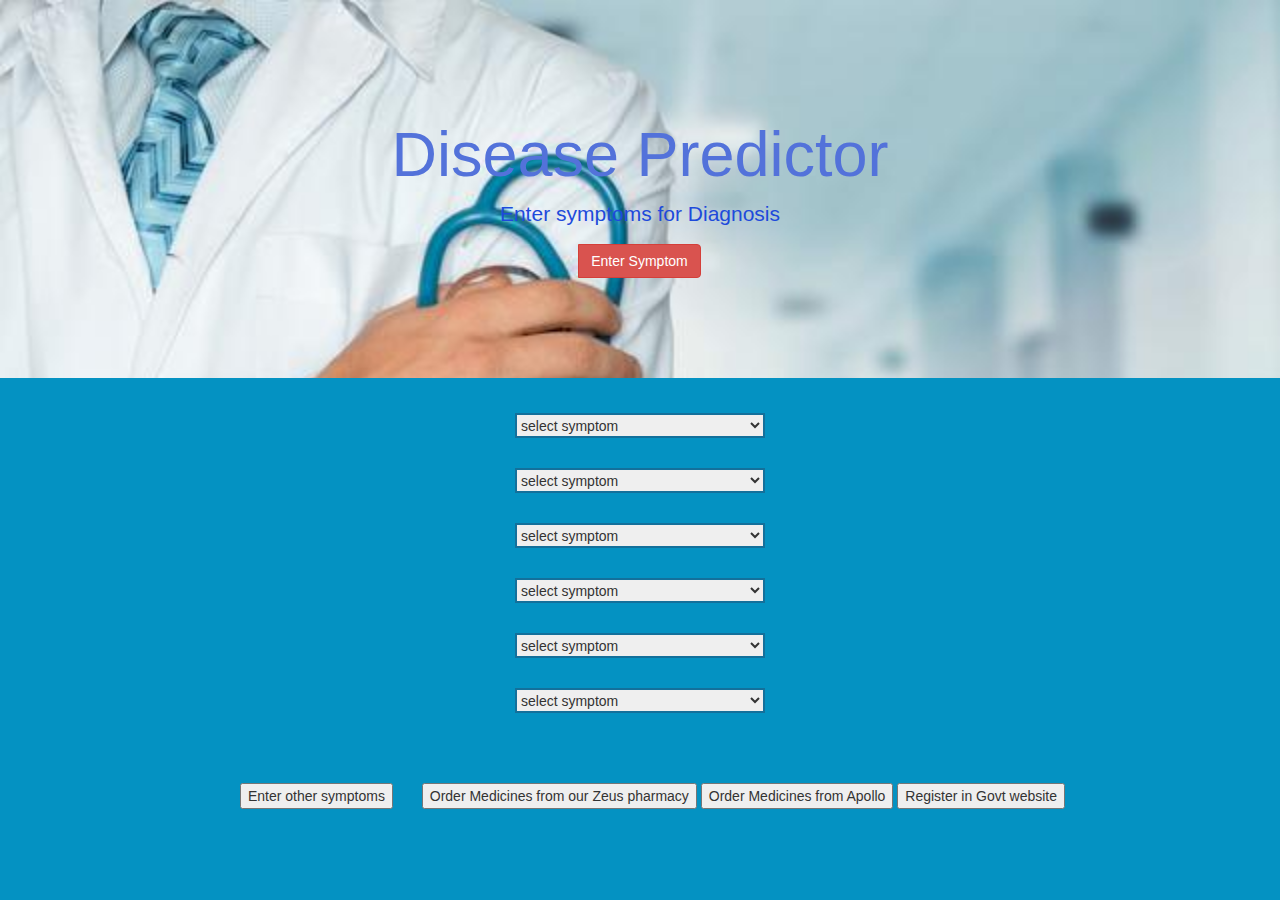
<file: Zeus_Hyland/disease_predictor.html>
<!DOCTYPE html>
<html lang="en">
<head background-color: coral;>

    <title>Disease predictor </title>
    <meta charset="utf-8">
    <meta name="viewport" content="width=device-width, initial-scale=1">
    <link rel="stylesheet" href="https://maxcdn.bootstrapcdn.com/bootstrap/3.3.7/css/bootstrap.min.css">

</head>
<style>
  body {
  background-color:#0492C2;
}
  div {
    background-image: url('medicine-healthcare-concept-doctor-stethoscope-clinic-close-up-global-125171698.jpg');
    background-repeat: no-repeat;
    background-attachment: fixed;
    background-size: cover;
  }
</style>

<body>
<div class="jumbotron text-center">
    <h1 style="color:rgb(83, 114, 218);">Disease Predictor </h1> 
    <p style="color:rgb(30, 74, 219);">Enter symptoms for Diagnosis </p> 
    <div class="input-group-btn">
        <button type="button" class="btn btn-danger" id="add_symptom">Enter Symptom</button>
    </div>
</div>
<script>
var ele =[]
var res=[]
var den=["skin rash","vomiting","joint pain","nausea","red spots","high fever"]
var mig=["visual distraction","depression","excessive hunger","blurred vision","head ache","indigestion"]
var dia=["polyuria","increased appetite","fatigue","weight loss","restlessness","irregular sugar level"]
var jaun=["abdmoinal pain","dark urine","yellowish skin","high fever","weigh loss","itching"]
var cd =["shortness of breath","chest pain","fever","dry cough","loss of taste or smell","aches and pains"]
var cp=["itching","skin rash","fatigue","lethargy","low fever","loss of appetite"]
function ddl(){
ele.push(fid.ds[fid.ds.selectedIndex].text)
//document.getElementById('l').innerHTML= ('result: ' +ele[0])
}
function ddl1(){
ele.push(fid1.ds1[fid1.ds1.selectedIndex].text)
//document.getElementById('l1').innerHTML= ('result: ' +ele[1])
}
function ddl2(){
ele.push(fid2.ds2[fid2.ds2.selectedIndex].text)
//document.getElementById('l2').innerHTML= ('result: ' +ele[2])
}
function ddl3(){
ele.push(fid3.ds3[fid3.ds3.selectedIndex].text)
//document.getElementById('l3').innerHTML= ('result: ' +ele[3])
}
function ddl4(){
ele.push(fid4.ds4[fid4.ds4.selectedIndex].text)
//document.getElementById('l4').innerHTML= ('result: ' +ele[4])
}
function ddl5(){
ele.push(fid5.ds5[fid5.ds5.selectedIndex].text)
var c=0;
var i=0;
for(i=0;i<6;i++){
var n=den.includes(ele[i]);
if(n){
c=c+1;
}
}
res.push(c);
c=0;
for(i=0;i<6;i++){
var n=mig.includes(ele[i]);
if(n){
c=c+1;
}
}
res.push(c);
c=0;
for(i=0;i<6;i++){
var n=dia.includes(ele[i]);
if(n){
c=c+1;
}
}
res.push(c);
c=0;
for(i=0;i<6;i++){
var n=jaun.includes(ele[i]);
if(n){
c=c+1;
}
}
res.push(c);
c=0;
for(i=0;i<6;i++){
var n=cd.includes(ele[i]);
if(n){
c=c+1;
}
}
res.push(c);
c=0;
for(i=0;i<6;i++){
var n=cp.includes(ele[i]);
if(n){
c=c+1;
}
}
res.push(c);
var mx=0;
for(i=0;i<6;i++){
mx=Math.max(mx,res[i]);
}
var fg=0;
for(i=0;i<6;i++){
if(mx==res[i]){
if(i==0){
if(fg==0){
  fg=fg+1;
  var p=(res[i]/6)*100;
  document.getElementById('l5').innerHTML= ('Dengue: '+p+"%")
  }
}
if(i==1){
if(fg==0){
  fg=fg+1;
  var p=(res[i]/6)*100;
  document.getElementById('l5').innerHTML= ('Migrane: '+p+"%")
  }
}
if(i==2){
if(fg==0){
  fg=fg+1;
  var p=(res[i]/6)*100;
  document.getElementById('15').innerHTML= ('Diabetics: '+p+"%")
  }
}
if(i==3){
if(fg==0){
  fg=fg+1;
  var p=(res[i]/6)*100;
  document.getElementById('l5').innerHTML= ('Jaundice : '+p+"%")
  }
}
if(i==4){
if(fg==0){
  fg=fg+1;
  var p=(res[i]/6)*100;
  document.getElementById('l5').innerHTML= ('Covid Positive :'+p+"%")
  }
}
if(i==5){
if(fg==0){
  fg=fg+1;
  var p=(res[i]/6)*100;
  document.getElementById('l5').innerHTML= ('Chicken pox :'+p+"%")
  }
}
}
}

}
</script>
<style>
    select {
        width: 250px;
        height: 25px;
        margin: 5px;
        border: 2px solid rgb(19, 112, 155);
    }
    select:focus {
        min-width: 300px;
        width: auto;
    }
</style>
</head>
<body>
<center>
<form name="fid">
<select  name="ds" onchange = "ddl()">
<option> select symptom</option>

<option value= "skin rash"> skin rash</option>
<option value = "visual distraction">visual distraction</option>
<option value ="polyuria"> polyuria </option>
<option value ="abdmoinal pain"> abdmoinal pain </option>
<option value ="shortness of breath"> shortness of breath </option>
<option value ="itching"> itching </option>
</select>
</form>
<label id="l"> </label>
<form name="fid1">
<select name="ds1" onchange = "ddl1()">
<option> select symptom</option>
<option value= "vomiting"> vomiting</option>
<option value = "depression">depression</option>
<option value ="increased appetite">increased appetite</option>
<option value ="dark urine">dark urine</option>
<option value ="chest pain">chest pain</option>
<option value ="skin rash">skin rash</option>
</select>
</form>
<label id="l1"> </label>
<form name="fid2">
<select name="ds2" onchange = "ddl2()">
<option> select symptom</option>
<option value= "joint pain"> joint pain</option>
<option value = "excessive hunger">excessive hunger</option>
<option value ="fatigue">fatigue</option>
<option value ="yellowish skin">yellowish skin</option>
<option value ="fever">fever</option>
<option value ="fatigue">fatigue</option>
</select>
</form>
<label id="l2"> </label>
<form name="fid3">
<select name="ds3" onchange = "ddl3()">
<option> select symptom</option>
<option value= "nausea"> nausea</option>
<option value = "blurred vision">blurred vision</option>
<option value ="weight loss">weight loss</option>
<option value ="high fever">high fever</option>
<option value ="dry cough">dry cough</option>
<option value ="lethargy">lethargy</option>
</select>
</form>
<label id="l3"> </label>
<form name="fid4">
<select name="ds4" onchange = "ddl4()">
<option> select symptom</option>
<option value= "red spots">red spots</option>
<option value = "head ache">head ache</option>
<option value ="restlessness">restlessness</option>
<option value ="weigh loss">weigh loss</option>
<option value ="loss of taste or smell">loss of taste or smell</option>
<option value ="low fever">low fever</option>
</select>
</form>
<label id="l4"> </label>
<form name="fid5">
<select name="ds5" onchange = "ddl5()">
<option> select symptom</option>
<option value= "high fever">high fever</option>
<option value = "indigestion">indigestion</option>
<option value ="irregular sugar level">irregular sugar level</option>
<option value ="itching">itching</option>
<option value ="aches and pains">aches and pains</option>
<option value ="loss of appetite">loss of appetite</option>
</select>
</form>
<h6></h6>
<label id="l5"> </label>
<h6></h6>
<button style="margin:25px;" onClick="window.location.reload();">Enter other symptoms</button>
<button onclick="location.href = 'medicines_availability.html';" id="myButton" class="float-left submit-button" >Order Medicines from our Zeus pharmacy</button>
<button onclick="location.href = 'https://www.apollo247.com/';" id="myButton" class="float-left submit-button" >Order Medicines from Apollo</button>
<button onclick="location.href = 'https://ors.gov.in/index.html';" id="myButton" class="float-left submit-button" >Register in Govt website</button>
</center>

<style>
  .jumbotron {
      background-color: #115b79;
      color: rgb(8, 117, 145);
      padding: 100px 25px;
  }
  
  .container-fluid {
      padding: 60px 50px;
  }
</style>
</body>
</html>
</file>
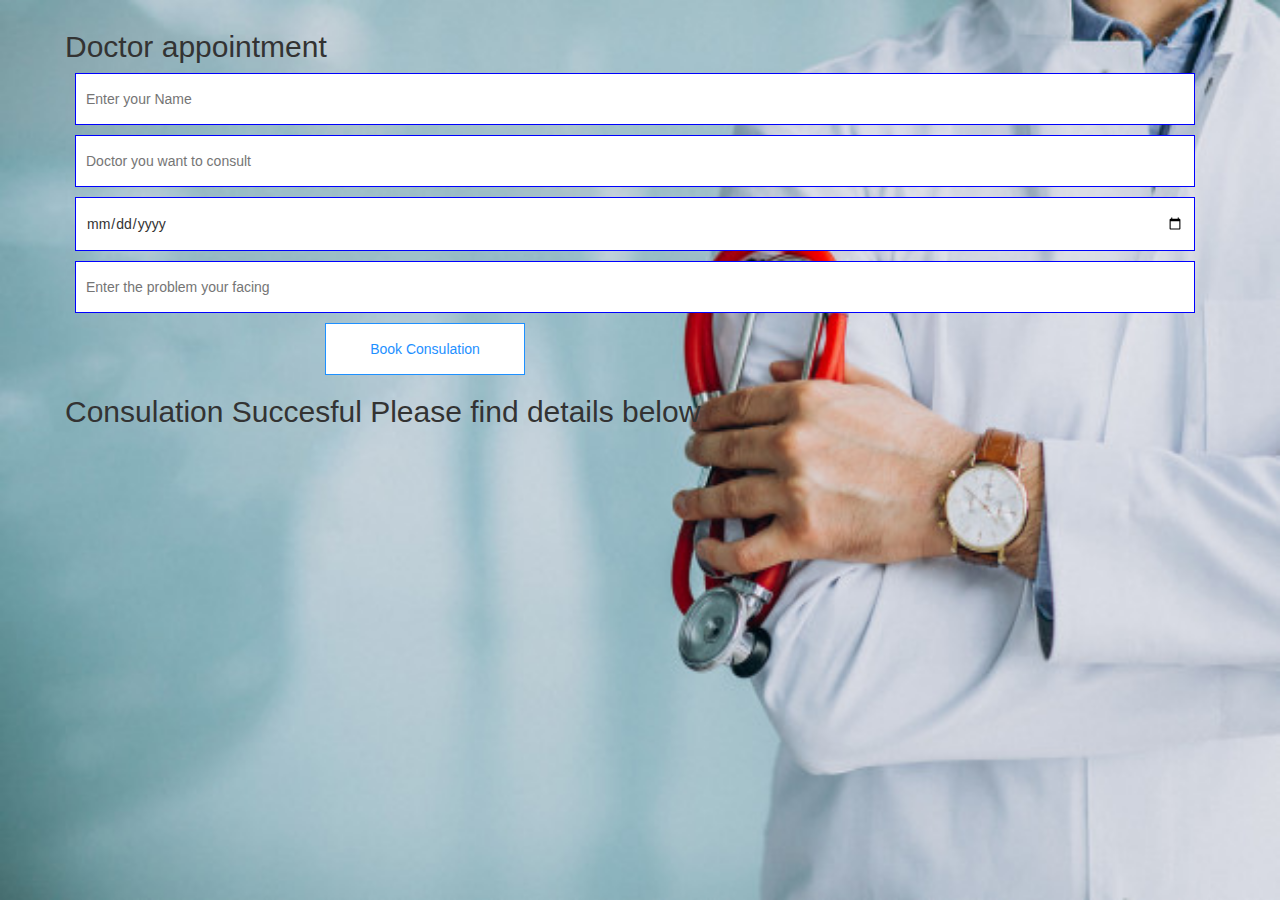
<file: Zeus_Hyland/doctor_consultation.html>
<!DOCTYPE html>
<html lang="en">
<head background-color: coral;></head>
<head>
    <meta charset="UTF-8">
    <meta name="viewport" content="width=device-width, initial-scale=1.0">
    <title>Doctor appointment</title>
    <style>
        h1 {color: rgb(255, 0, 0); font: 300px;}
    </style>
    <link rel="stylesheet" href="https://maxcdn.bootstrapcdn.com/bootstrap/3.3.7/css/bootstrap.min.css">
</head>
    <style>
       
    body {
    background-image: url('doctor.jpg');
    background-repeat: no-repeat;
    background-attachment: fixed;
    background-size: 100% 100%;
    }
        *{ box-sizing: border-box; }
        html, body{ margin: 1; padding: 1; }
        .container{
            margin: 10px 50px;
        }
        .form-group{
            margin: 10px
        }
        input{
            width: 100%;
            border: solid 1px blue;
            padding: 15px 10px;
        }
        button{
            width: 200px;
            padding: 15px;
            margin-left: 250px;
            background: #fff;
            color: dodgerblue;
            border: solid 1px dodgerblue;
            cursor: pointer;
            transition:  all .38s ease-in-out;
        }
        button:hover{
            background: dodgerblue;
            color: #fff;
        }
        table tr td{
            border: solid 1px #eee;
            padding: 10px;
        }
    </style>
</head>
<body>
    
    <div class="container">
        <h2>Doctor appointment</h2>
        <form role="form" onsubmit="signUp(event);">
            <div class="form-group">
                <input type="text" name="fname" id="fname" placeholder="Enter your Name" required>
            </div>
            <div class="form-group">
                <input type="text" name="lname" id="lname" placeholder="Doctor you want to consult" required>
            </div>
            <div class="form-group">
                <input type="date" name="email" id="email" placeholder="Enter Date Of Consultation" required>
            </div>
            <div class="form-group">
                <input type="text" name="pwd" id="pwd" placeholder="Enter the problem your facing" required>
            </div>
            <div class="form-group">
                <button type="submit">Book Consulation</button>
            </div>
        </form>
        <h2>Consulation Succesful Please find details below</h2>
        <div id="output">
            <!-- DISPLAY USERS DATA -->
        </div>
    </div>

    <script type="text/javascript">
        const signUp = e => {
            let formData = {
                fname: document.getElementById('fname').value,
                lname: document.getElementById('lname').value,
                email: document.getElementById('email').value,
                pwd: document.getElementById('pwd').value
            }
            localStorage.setItem('formData', JSON.stringify(formData));
            // console.log(localStorage.getItem('formData'));
            dispData();
            e.preventDefault();
        }

        function dispData(){
            // console.log(localStorage.getItem('formData'));
            let {fname, lname, email, pwd} = JSON.parse(localStorage.getItem('formData'));
            var output = document.getElementById('output');
            output.innerHTML = `
            <table>
                <tbody>
                    <tr>
                        <td>Name</td>
                        <td>${fname}</td>
                    </tr>
                    <tr>
                        <td>Doctor Name</td>
                        <td>${lname}</td>
                    </tr>
                    <tr>
                        <td>Consulation Date</td>
                        <td>${email}</td>
                    </tr>
                    <tr>
                        <td>Health Problem</td>
                        <td>${pwd}</td>
                    </tr>
                </tbody>
            </table>`;
        }
        dispData();
    </script>
</body>
</html>
</file>
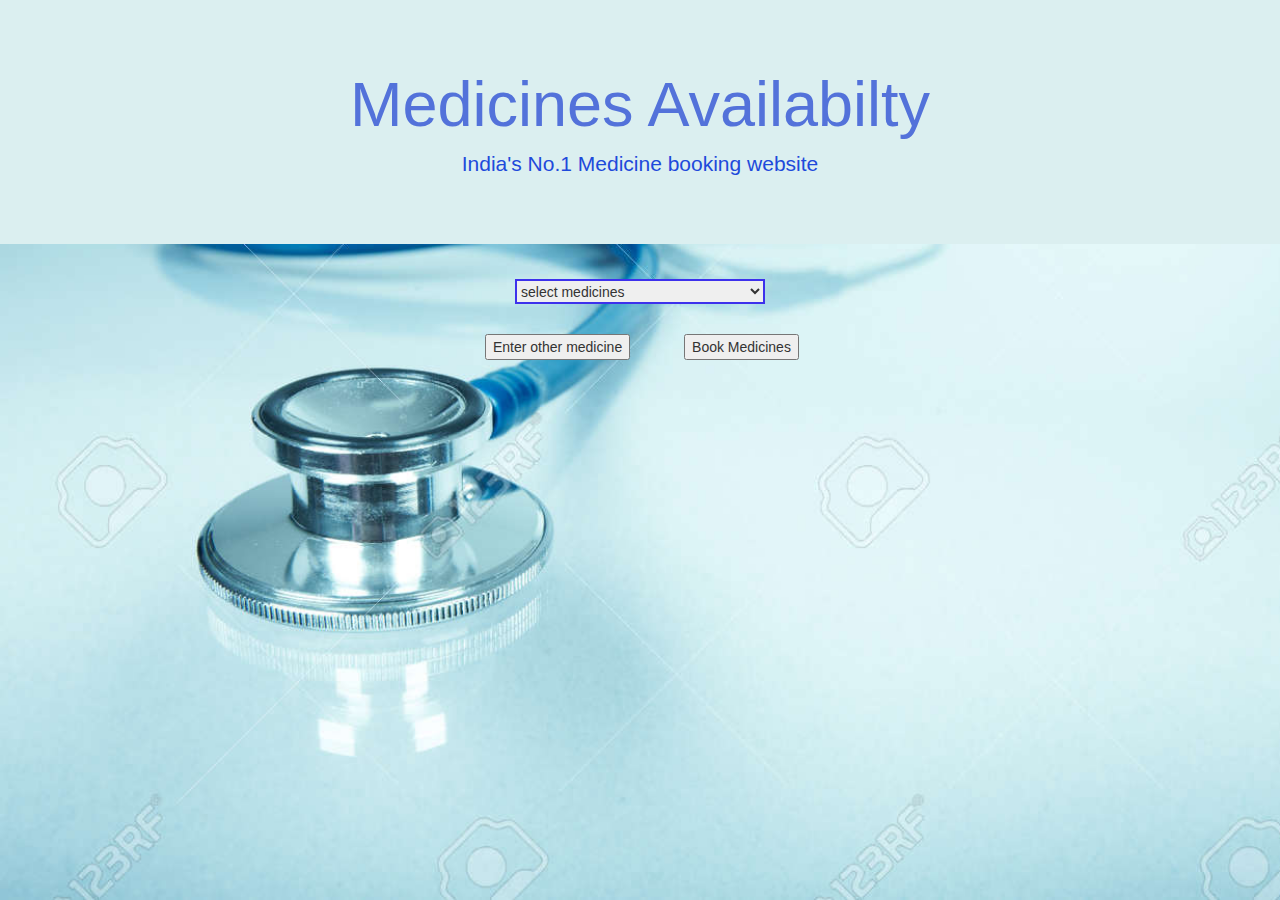
<file: Zeus_Hyland/medicines_availability.html>
<!DOCTYPE html>
<html lang="en">
<head>

    <title>Medicines Availabilty </title>
    <meta charset="utf-8">
    <meta name="viewport" content="width=device-width, initial-scale=1">
    <link rel="stylesheet" href="https://maxcdn.bootstrapcdn.com/bootstrap/3.3.7/css/bootstrap.min.css">

</head>
<style>
  body {
    background-image: url('health-care-background.jpg');
    background-repeat: no-repeat;
    background-attachment: fixed;
    background-size: cover;
  }
</style>
<body style="background-color:rgb(130, 231, 226);">
</body>

<body>
<div class="jumbotron text-center">
    <h1 style="color:rgb(83, 114, 218);">Medicines Availabilty </h1> 
    <p style="color:rgb(30, 74, 219);">India's No.1 Medicine booking website</p> 
    <div class="input-group-btn">
    </div>
</div>
<script>
var ele =[]
function ddl(){
ele.push(fid.ds[fid.ds.selectedIndex].text)
var n=Math.floor(Math.random() * 101);
var k=n%4;
if(k!=0){
document.getElementById('l').innerHTML= ele[0]+' '+' is Available proceed to booking'+'<br>';
}
else{
document.getElementById('l').innerHTML= ele[0]+' '+'Not Available'+'<br>';
}
}
</script>
<style>
    select {
        width: 250px;
        height: 25px;
        margin: 5px;
        border: 2px solid rgb(61, 49, 236);
    }
    select:focus {
        min-width: 300px;
        width: auto;
    }
</style>
</head>
<body>
<center>
<form name="fid">
<select  name="ds" onchange = "ddl()">
<option> select medicines</option>

<option value= "Azithral 500 Table">Azithral 500 Table</option>
<option value = "Amphonex 50mg Injection">Amphonex 50mg Injection</option>
<option value ="Augmentin 625 Duo Tablet">Augmentin 625 Duo Tablet</option>
<option value ="ACTEMRA 400 MG INJECTION">ACTEMRA 400 MG INJECTION</option>
<option value ="Aciloc 150 Tablet">Aciloc 150 Tablet</option>
<option value ="paracetamolt">paracetamol</option>
<option value ="methotrexate">methotrexate</option>
<option value ="doxycycline">doxycycline</option>
<option value ="gentamicin">gentamicin</option>
<option value ="metronidazole">metronidazole</option>
<option value ="emtricitabine">emtricitabine</option>
<option value ="quinine">quinine</option>
</select>
</form>
<label id="l"> </label>
<button style="margin:25px;" onClick="window.location.reload();">Enter other medicine</button>
<button style="margin:25px;" onclick="location.href = 'pharmacy.html';" id="myButton" class="float-left submit-button" >Book Medicines</button>

<style>
    select {
        width: 250px;
        height: 25px;
        margin: 5px;
        border: 2px solid rgb(61, 49, 236);
    }
    select:focus {
        min-width: 300px;
        width: auto;
    }
</style>

</center>
<style>
    .jumbotron {
        background-color: hsl(183, 43%, 90%);
        color: rgb(238, 249, 255);
        padding: 50px 25px;
    }
    
    .container-fluid {
        padding: 60px 50px;
    }
  </style>
</body>
</html>
</file>
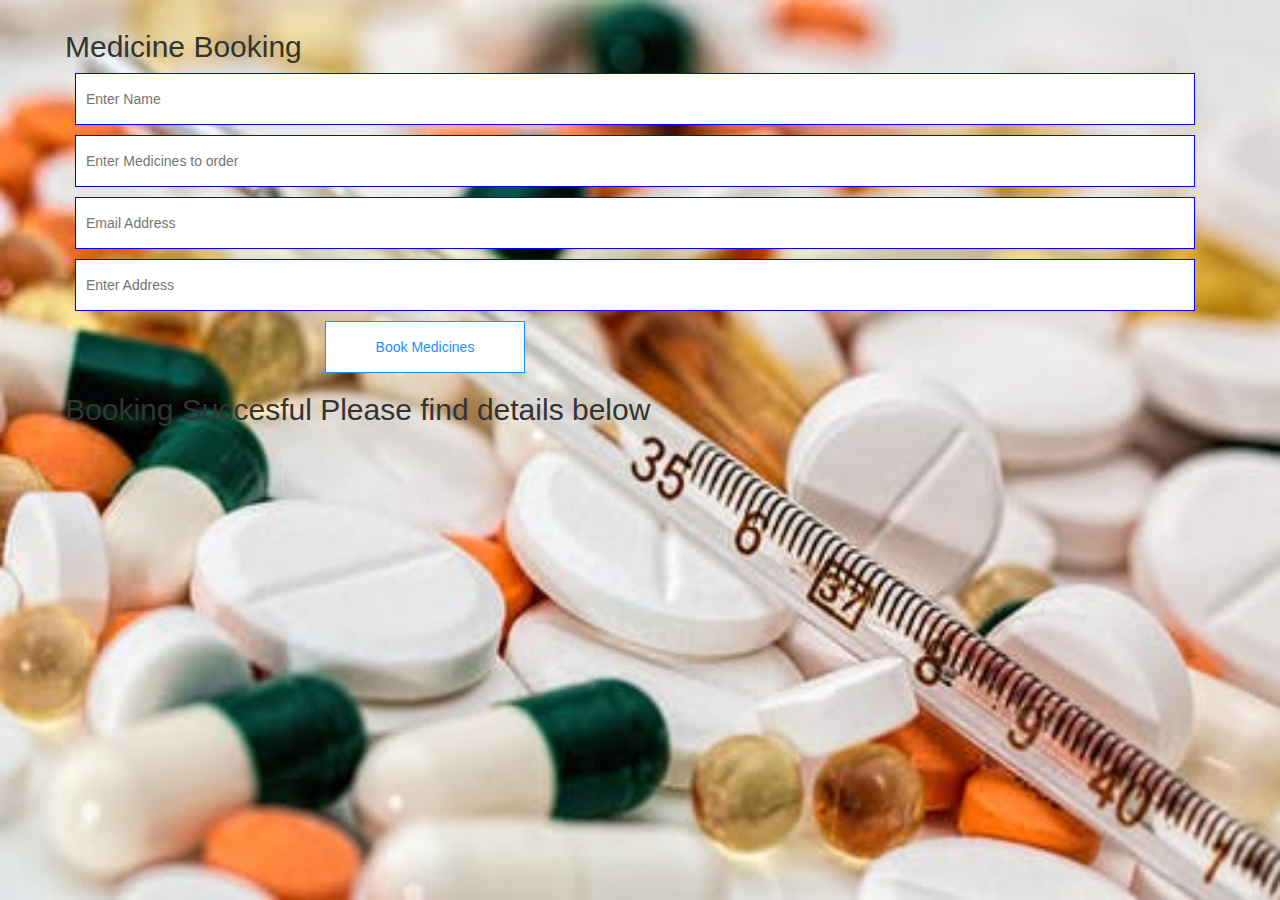
<file: Zeus_Hyland/pharmacy.html>
<!DOCTYPE html>
<html lang="en">
<head background-color: coral;></head>
<head>
    <meta charset="UTF-8">
    <meta name="viewport" content="width=device-width, initial-scale=1.0">
    <title>Medicine Booking</title>
    <style>
        h1 {color: rgb(255, 0, 0); font: 300px;}
    </style>
    <link rel="stylesheet" href="https://maxcdn.bootstrapcdn.com/bootstrap/3.3.7/css/bootstrap.min.css">
</head>
    <style>
       
    body {
    background-image: url('thermometer-headache-pain-pills-139398.jpg');
    background-repeat: no-repeat;
    background-attachment: fixed;
    background-size: 100% 100%;
    }
        *{ box-sizing: border-box; }
        html, body{ margin: 1; padding: 1; }
        .container{
            margin: 10px 50px;
        }
        .form-group{
            margin: 10px
        }
        input{
            width: 100%;
            border: solid 1px blue;
            padding: 15px 10px;
        }
        button{
            width: 200px;
            padding: 15px;
            margin-left: 250px;
            background: #fff;
            color: dodgerblue;
            border: solid 1px dodgerblue;
            cursor: pointer;
            transition:  all .38s ease-in-out;
        }
        button:hover{
            background: dodgerblue;
            color: #fff;
        }
        table tr td{
            border: solid 1px #eee;
            padding: 10px;
        }
    </style>
</head>
<body>
    
    <div class="container">
        <h2>Medicine Booking</h2>
        <form role="form" onsubmit="signUp(event);">
            <div class="form-group">
                <input type="text" name="fname" id="fname" placeholder="Enter Name" required>
            </div>
            <div class="form-group">
                <input type="text" name="lname" id="lname" placeholder="Enter Medicines to order" required>
            </div>
            <div class="form-group">
                <input type="email" name="email" id="email" placeholder="Email Address" required>
            </div>
            <div class="form-group">
                <input type="text" name="pwd" id="pwd" placeholder="Enter Address" required>
            </div>
            <div class="form-group">
                <button type="submit">Book Medicines</button>
            </div>
        </form>
        <h2>Booking Succesful Please find details below</h2>
        <div id="output">
            <!-- DISPLAY USERS DATA -->
        </div>
    </div>

    <script type="text/javascript">
        const signUp = e => {
            let formData = {
                fname: document.getElementById('fname').value,
                lname: document.getElementById('lname').value,
                email: document.getElementById('email').value,
                pwd: document.getElementById('pwd').value
            }
            localStorage.setItem('formData', JSON.stringify(formData));
            // console.log(localStorage.getItem('formData'));
            dispData();
            e.preventDefault();
        }

        function dispData(){
            // console.log(localStorage.getItem('formData'));
            let {fname, lname, email, pwd} = JSON.parse(localStorage.getItem('formData'));
            var output = document.getElementById('output');
            output.innerHTML = `
            <table>
                <tbody>
                    <tr>
                        <td>Name</td>
                        <td>${fname}</td>
                    </tr>
                    <tr>
                        <td>Medicines</td>
                        <td>${lname}</td>
                    </tr>
                    <tr>
                        <td>Email Address</td>
                        <td>${email}</td>
                    </tr>
                    <tr>
                        <td>Address</td>
                        <td>${pwd}</td>
                    </tr>
                </tbody>
            </table>`;
        }
        dispData();
    </script>
</body>
</html>
</file>
<file: Zeus_Hyland/1280x780-01-patient-dashboard_112321028/bannerify.css>
@charset "UTF-8";

body,
html {
	margin: 0;
	padding: 0;
}

#banner2_722469063 {
	background-color: #f5f5f5;
	border: 0;
	box-sizing: border-box;
	cursor: default;
	display: block;
	height: 780px;
	overflow: hidden;
	position: relative;
	width: 1280px;
	z-index: 1;
}

#banner2_722469063 div {
	position: absolute;
	box-sizing: border-box;
	padding: 0;
	margin: 0;
}

#banner2_722469063 img {
	position: absolute;
	top: 0;
	left: 0;
	display: block;
	padding: 0;
	margin: 0;
}

#b_1_banner2_722469063 {
	top: 92px;
	left: 937px;
	z-index: 1;
}

#img_1_banner2_722469063 {
	width: 324px;
	height: 487px;
}

#img_1_banner2_722469063.bnfy-enter {
	-webkit-animation: fade-in 100ms 4900ms ease 1 both;
	animation: fade-in 100ms 4900ms ease 1 both;
}

#b_2_banner2_722469063 {
	top: 104px;
	left: 201px;
	z-index: 2;
}

#img_2_banner2_722469063 {
	width: 54px;
	height: 40px;
}

#img_2_banner2_722469063.bnfy-enter {
	-webkit-animation: fade-in 100ms 4900ms ease 1 both;
	animation: fade-in 100ms 4900ms ease 1 both;
}

#b_3_banner2_722469063 {
	top: 94px;
	left: 13px;
	z-index: 3;
}

#img_3_banner2_722469063 {
	width: 240px;
	height: 393px;
}

#img_3_banner2_722469063.bnfy-enter {
	-webkit-animation: fade-in 100ms 4900ms ease 1 both;
	animation: fade-in 100ms 4900ms ease 1 both;
}

#b_4_banner2_722469063 {
	top: 232px;
	left: 66px;
	z-index: 4;
}

#img_4_banner2_722469063 {
	width: 101px;
	height: 28px;
}

#img_4_banner2_722469063.bnfy-enter {
	-webkit-animation: fade-in 100ms 4900ms ease 1 both;
	animation: fade-in 100ms 4900ms ease 1 both;
}

#b_5_banner2_722469063 {
	top: 297px;
	left: 26px;
	z-index: 5;
}

#img_5_banner2_722469063 {
	width: 178px;
	height: 28px;
}

#img_5_banner2_722469063.bnfy-enter {
	-webkit-animation: fade-in 100ms 4900ms ease 1 both;
	animation: fade-in 100ms 4900ms ease 1 both;
}

#b_6_banner2_722469063 {
	top: 383px;
	left: 26px;
	z-index: 6;
}

#img_6_banner2_722469063 {
	width: 85px;
	height: 28px;
}

#img_6_banner2_722469063.bnfy-enter {
	-webkit-animation: fade-in 100ms 4900ms ease 1 both;
	animation: fade-in 100ms 4900ms ease 1 both;
}

#b_7_banner2_722469063 {
	top: 203px;
	left: 50px;
	z-index: 7;
}

#img_7_banner2_722469063 {
	width: 136px;
	height: 20px;
}

#img_7_banner2_722469063.bnfy-enter {
	-webkit-animation: fade-in 100ms 4900ms ease 1 both;
	animation: fade-in 100ms 4900ms ease 1 both;
}

#b_8_banner2_722469063 {
	top: 334px;
	left: 71px;
	z-index: 8;
}

#img_8_banner2_722469063 {
	width: 108px;
	height: 20px;
}

#img_8_banner2_722469063.bnfy-enter {
	-webkit-animation: fade-in 100ms 4900ms ease 1 both;
	animation: fade-in 100ms 4900ms ease 1 both;
}

#b_9_banner2_722469063 {
	top: 412px;
	left: 70px;
	z-index: 9;
}

#img_9_banner2_722469063 {
	width: 43px;
	height: 20px;
}

#img_9_banner2_722469063.bnfy-enter {
	-webkit-animation: fade-in 100ms 4900ms ease 1 both;
	animation: fade-in 100ms 4900ms ease 1 both;
}

#b_10_banner2_722469063 {
	top: 111px;
	left: 71px;
	z-index: 10;
}

#img_10_banner2_722469063 {
	width: 80px;
	height: 80px;
}

#img_10_banner2_722469063.bnfy-enter {
	-webkit-animation: fade-in 100ms 4900ms ease 1 both;
	animation: fade-in 100ms 4900ms ease 1 both;
}

#b_11_banner2_722469063 {
	top: 324px;
	left: 25px;
	z-index: 11;
}

#img_11_banner2_722469063 {
	width: 38px;
	height: 38px;
}

#img_11_banner2_722469063.bnfy-enter {
	-webkit-animation: fade-in 100ms 4900ms ease 1 both;
	animation: fade-in 100ms 4900ms ease 1 both;
}

#b_12_banner2_722469063 {
	top: 0px;
	left: 0px;
	z-index: 12;
}

#img_12_banner2_722469063 {
	width: 1280px;
	height: 70px;
}

#img_12_banner2_722469063.bnfy-enter {
	-webkit-animation: fade-in 100ms 4900ms ease 1 both;
	animation: fade-in 100ms 4900ms ease 1 both;
}

#b_13_banner2_722469063 {
	top: 16.792452812194824px;
	left: 1228px;
	z-index: 13;
}

#img_13_banner2_722469063 {
	width: 22px;
	height: 27px;
}

#img_13_banner2_722469063.bnfy-enter {
	-webkit-animation: fade-in 100ms 4900ms ease 1 both;
	animation: fade-in 100ms 4900ms ease 1 both;
}

#b_14_banner2_722469063 {
	top: 15px;
	left: 39px;
	z-index: 14;
}

#img_14_banner2_722469063 {
	width: 121px;
	height: 34px;
}

#img_14_banner2_722469063.bnfy-enter {
	-webkit-animation: fade-in 100ms 4900ms ease 1 both;
	animation: fade-in 100ms 4900ms ease 1 both;
}

#b_15_banner2_722469063 {
	top: 404px;
	left: 26px;
	z-index: 15;
}

#img_15_banner2_722469063 {
	width: 32px;
	height: 34px;
}

#img_15_banner2_722469063.bnfy-enter {
	-webkit-animation: fade-in 100ms 4900ms ease 1 both;
	animation: fade-in 100ms 4900ms ease 1 both;
}

#b_16_banner2_722469063 {
	top: 273px;
	left: 15px;
	z-index: 16;
}

#img_16_banner2_722469063 {
	width: 191px;
	height: 3px;
}

#img_16_banner2_722469063.bnfy-enter {
	-webkit-animation: fade-in 100ms 4900ms ease 1 both;
	animation: fade-in 100ms 4900ms ease 1 both;
}

#b_17_banner2_722469063 {
	top: 118px;
	left: 238.14285707473755px;
	z-index: 17;
}

#img_17_banner2_722469063 {
	width: 8px;
	height: 13px;
}

#img_17_banner2_722469063.bnfy-enter {
	-webkit-animation: fade-in 100ms 4900ms ease 1 both;
	animation: fade-in 100ms 4900ms ease 1 both;
}

#b_18_banner2_722469063 {
	top: 114px;
	left: 211px;
	z-index: 18;
}

#img_18_banner2_722469063 {
	width: 20px;
	height: 20px;
}

#img_18_banner2_722469063.bnfy-enter {
	-webkit-animation: fade-in 100ms 4900ms ease 1 both;
	animation: fade-in 100ms 4900ms ease 1 both;
}

#b_19_banner2_722469063 {
	top: 19px;
	left: 411px;
	z-index: 19;
}

#img_19_banner2_722469063 {
	width: 102px;
	height: 22px;
}

#img_19_banner2_722469063.bnfy-enter {
	-webkit-animation: fade-in 100ms 4900ms ease 1 both;
	animation: fade-in 100ms 4900ms ease 1 both;
}

#b_20_banner2_722469063 {
	top: 19px;
	left: 284px;
	z-index: 20;
}

#img_20_banner2_722469063 {
	width: 57px;
	height: 22px;
}

#img_20_banner2_722469063.bnfy-enter {
	-webkit-animation: fade-in 100ms 4900ms ease 1 both;
	animation: fade-in 100ms 4900ms ease 1 both;
}

#b_21_banner2_722469063 {
	top: 19px;
	left: 575.5px;
	z-index: 21;
}

#img_21_banner2_722469063 {
	width: 102px;
	height: 22px;
}

#img_21_banner2_722469063.bnfy-enter {
	-webkit-animation: fade-in 100ms 4900ms ease 1 both;
	animation: fade-in 100ms 4900ms ease 1 both;
}

#b_22_banner2_722469063 {
	top: 107px;
	left: 957px;
	z-index: 22;
}

#img_22_banner2_722469063 {
	width: 94px;
	height: 20px;
}

#img_22_banner2_722469063.bnfy-enter {
	-webkit-animation: fade-in 100ms 4900ms ease 1 both;
	animation: fade-in 100ms 4900ms ease 1 both;
}

#b_23_banner2_722469063 {
	top: 211px;
	left: 995px;
	z-index: 23;
}

#img_23_banner2_722469063 {
	width: 93px;
	height: 16px;
}

#img_23_banner2_722469063.bnfy-enter {
	-webkit-animation: fade-in 100ms 4900ms ease 1 both;
	animation: fade-in 100ms 4900ms ease 1 both;
}

#b_24_banner2_722469063 {
	top: 210px;
	left: 1184px;
	z-index: 24;
}

#img_24_banner2_722469063 {
	width: 44px;
	height: 16px;
}

#img_24_banner2_722469063.bnfy-enter {
	-webkit-animation: fade-in 100ms 4900ms ease 1 both;
	animation: fade-in 100ms 4900ms ease 1 both;
}

#b_25_banner2_722469063 {
	top: 264px;
	left: 1184px;
	z-index: 25;
}

#img_25_banner2_722469063 {
	width: 44px;
	height: 16px;
}

#img_25_banner2_722469063.bnfy-enter {
	-webkit-animation: fade-in 100ms 4900ms ease 1 both;
	animation: fade-in 100ms 4900ms ease 1 both;
}

#b_26_banner2_722469063 {
	top: 320px;
	left: 1184px;
	z-index: 26;
}

#img_26_banner2_722469063 {
	width: 43px;
	height: 16px;
}

#img_26_banner2_722469063.bnfy-enter {
	-webkit-animation: fade-in 100ms 4900ms ease 1 both;
	animation: fade-in 100ms 4900ms ease 1 both;
}

#b_27_banner2_722469063 {
	top: 374px;
	left: 1184px;
	z-index: 27;
}

#img_27_banner2_722469063 {
	width: 43px;
	height: 16px;
}

#img_27_banner2_722469063.bnfy-enter {
	-webkit-animation: fade-in 100ms 4900ms ease 1 both;
	animation: fade-in 100ms 4900ms ease 1 both;
}

#b_28_banner2_722469063 {
	top: 434px;
	left: 1184px;
	z-index: 28;
}

#img_28_banner2_722469063 {
	width: 43px;
	height: 16px;
}

#img_28_banner2_722469063.bnfy-enter {
	-webkit-animation: fade-in 100ms 4900ms ease 1 both;
	animation: fade-in 100ms 4900ms ease 1 both;
}

#b_29_banner2_722469063 {
	top: 208px;
	left: 956px;
	z-index: 29;
}

#img_29_banner2_722469063 {
	width: 24px;
	height: 24px;
}

#img_29_banner2_722469063.bnfy-enter {
	-webkit-animation: fade-in 100ms 4900ms ease 1 both;
	animation: fade-in 100ms 4900ms ease 1 both;
}

#b_30_banner2_722469063 {
	top: 246px;
	left: 941px;
	z-index: 30;
}

#img_30_banner2_722469063 {
	width: 316px;
	height: 2px;
}

#img_30_banner2_722469063.bnfy-enter {
	-webkit-animation: fade-in 100ms 4900ms ease 1 both;
	animation: fade-in 100ms 4900ms ease 1 both;
}

#b_31_banner2_722469063 {
	top: 266px;
	left: 995px;
	z-index: 31;
}

#img_31_banner2_722469063 {
	width: 143px;
	height: 32px;
}

#img_31_banner2_722469063.bnfy-enter {
	-webkit-animation: fade-in 100ms 4900ms ease 1 both;
	animation: fade-in 100ms 4900ms ease 1 both;
}

#b_32_banner2_722469063 {
	top: 263px;
	left: 956px;
	z-index: 32;
}

#img_32_banner2_722469063 {
	width: 24px;
	height: 24px;
}

#img_32_banner2_722469063.bnfy-enter {
	-webkit-animation: fade-in 100ms 4900ms ease 1 both;
	animation: fade-in 100ms 4900ms ease 1 both;
}

#b_33_banner2_722469063 {
	top: 317px;
	left: 956px;
	z-index: 33;
}

#img_33_banner2_722469063 {
	width: 24px;
	height: 24px;
}

#img_33_banner2_722469063.bnfy-enter {
	-webkit-animation: fade-in 100ms 4900ms ease 1 both;
	animation: fade-in 100ms 4900ms ease 1 both;
}

#b_34_banner2_722469063 {
	top: 356px;
	left: 941px;
	z-index: 34;
}

#img_34_banner2_722469063 {
	width: 316px;
	height: 2px;
}

#img_34_banner2_722469063.bnfy-enter {
	-webkit-animation: fade-in 100ms 4900ms ease 1 both;
	animation: fade-in 100ms 4900ms ease 1 both;
}

#b_35_banner2_722469063 {
	top: 300px;
	left: 941px;
	z-index: 35;
}

#img_35_banner2_722469063 {
	width: 316px;
	height: 2px;
}

#img_35_banner2_722469063.bnfy-enter {
	-webkit-animation: fade-in 100ms 4900ms ease 1 both;
	animation: fade-in 100ms 4900ms ease 1 both;
}

#b_36_banner2_722469063 {
	top: 435px;
	left: 995px;
	z-index: 36;
}

#img_36_banner2_722469063 {
	width: 164px;
	height: 16px;
}

#img_36_banner2_722469063.bnfy-enter {
	-webkit-animation: fade-in 100ms 4900ms ease 1 both;
	animation: fade-in 100ms 4900ms ease 1 both;
}

#b_37_banner2_722469063 {
	top: 430px;
	left: 956px;
	z-index: 37;
}

#img_37_banner2_722469063 {
	width: 24px;
	height: 24px;
}

#img_37_banner2_722469063.bnfy-enter {
	-webkit-animation: fade-in 100ms 4900ms ease 1 both;
	animation: fade-in 100ms 4900ms ease 1 both;
}

#b_38_banner2_722469063 {
	top: 412px;
	left: 941px;
	z-index: 38;
}

#img_38_banner2_722469063 {
	width: 316px;
	height: 2px;
}

#img_38_banner2_722469063.bnfy-enter {
	-webkit-animation: fade-in 100ms 4900ms ease 1 both;
	animation: fade-in 100ms 4900ms ease 1 both;
}

#b_39_banner2_722469063 {
	top: 371px;
	left: 956px;
	z-index: 39;
}

#img_39_banner2_722469063 {
	width: 24px;
	height: 24px;
}

#img_39_banner2_722469063.bnfy-enter {
	-webkit-animation: fade-in 100ms 4900ms ease 1 both;
	animation: fade-in 100ms 4900ms ease 1 both;
}

#b_40_banner2_722469063 {
	top: 139px;
	left: 942px;
	z-index: 40;
}

#img_40_banner2_722469063 {
	width: 315px;
	height: 2px;
}

#img_40_banner2_722469063.bnfy-enter {
	-webkit-animation: fade-in 100ms 4900ms ease 1 both;
	animation: fade-in 100ms 4900ms ease 1 both;
}

#b_41_banner2_722469063 {
	top: 92px;
	left: 269px;
	z-index: 41;
}

#img_41_banner2_722469063 {
	width: 320px;
	height: 487px;
}

#img_41_banner2_722469063.bnfy-enter {
	-webkit-animation: fade-in 100ms 4900ms ease 1 both;
	animation: fade-in 100ms 4900ms ease 1 both;
}

#b_42_banner2_722469063 {
	top: 157px;
	left: 289px;
	z-index: 42;
}

#img_42_banner2_722469063 {
	width: 168px;
	height: 32px;
}

#img_42_banner2_722469063.bnfy-enter {
	-webkit-animation: fade-in 100ms 4900ms ease 1 both;
	animation: fade-in 100ms 4900ms ease 1 both;
}

#b_43_banner2_722469063 {
	top: 164px;
	left: 317px;
	z-index: 43;
}

#img_43_banner2_722469063 {
	width: 24px;
	height: 16px;
}

#img_43_banner2_722469063.bnfy-enter {
	-webkit-animation: fade-in 100ms 4900ms ease 1 both;
	animation: fade-in 100ms 4900ms ease 1 both;
}

#b_44_banner2_722469063 {
	top: 164px;
	left: 373px;
	z-index: 44;
}

#img_44_banner2_722469063 {
	width: 82px;
	height: 16px;
}

#img_44_banner2_722469063.bnfy-enter {
	-webkit-animation: fade-in 100ms 4900ms ease 1 both;
	animation: fade-in 100ms 4900ms ease 1 both;
}

#b_45_banner2_722469063 {
	top: 159px;
	left: 361px;
	z-index: 45;
}

#img_45_banner2_722469063 {
	width: 3px;
	height: 28px;
}

#img_45_banner2_722469063.bnfy-enter {
	-webkit-animation: fade-in 100ms 4900ms ease 1 both;
	animation: fade-in 100ms 4900ms ease 1 both;
}

#b_46_banner2_722469063 {
	top: 107px;
	left: 289px;
	z-index: 46;
}

#img_46_banner2_722469063 {
	width: 101px;
	height: 20px;
}

#img_46_banner2_722469063.bnfy-enter {
	-webkit-animation: fade-in 100ms 4900ms ease 1 both;
	animation: fade-in 100ms 4900ms ease 1 both;
}

#b_47_banner2_722469063 {
	top: 139px;
	left: 274px;
	z-index: 47;
}

#img_47_banner2_722469063 {
	width: 312px;
	height: 2px;
}

#img_47_banner2_722469063.bnfy-enter {
	-webkit-animation: fade-in 100ms 4900ms ease 1 both;
	animation: fade-in 100ms 4900ms ease 1 both;
}

#b_48_banner2_722469063 {
	top: 92px;
	left: 603px;
	z-index: 48;
}

#img_48_banner2_722469063 {
	width: 320px;
	height: 487px;
}

#img_48_banner2_722469063.bnfy-enter {
	-webkit-animation: fade-in 100ms 4900ms ease 1 both;
	animation: fade-in 100ms 4900ms ease 1 both;
}

#b_49_banner2_722469063 {
	top: 748px;
	left: 0px;
	z-index: 49;
}

#img_49_banner2_722469063 {
	width: 1280px;
	height: 32px;
}

#img_49_banner2_722469063.bnfy-enter {
	-webkit-animation: fade-in 100ms 4900ms ease 1 both;
	animation: fade-in 100ms 4900ms ease 1 both;
}

#b_50_banner2_722469063 {
	top: 757px;
	left: 16px;
	z-index: 50;
}

#img_50_banner2_722469063 {
	width: 269px;
	height: 15px;
}

#img_50_banner2_722469063.bnfy-enter {
	-webkit-animation: fade-in 100ms 4900ms ease 1 both;
	animation: fade-in 100ms 4900ms ease 1 both;
}

#b_51_banner2_722469063 {
	top: 757px;
	left: 1109.5px;
	z-index: 51;
}

#img_51_banner2_722469063 {
	width: 59px;
	height: 15px;
}

#img_51_banner2_722469063.bnfy-enter {
	-webkit-animation: fade-in 100ms 4900ms ease 1 both;
	animation: fade-in 100ms 4900ms ease 1 both;
}

#b_52_banner2_722469063 {
	top: 757px;
	left: 1179px;
	z-index: 52;
}

#img_52_banner2_722469063 {
	width: 27px;
	height: 15px;
}

#img_52_banner2_722469063.bnfy-enter {
	-webkit-animation: fade-in 100ms 4900ms ease 1 both;
	animation: fade-in 100ms 4900ms ease 1 both;
}

#b_53_banner2_722469063 {
	top: 757px;
	left: 1222px;
	z-index: 53;
}

#img_53_banner2_722469063 {
	width: 51px;
	height: 15px;
}

#img_53_banner2_722469063.bnfy-enter {
	-webkit-animation: fade-in 100ms 4900ms ease 1 both;
	animation: fade-in 100ms 4900ms ease 1 both;
}

#b_54_banner2_722469063 {
	top: 107px;
	left: 622.5px;
	z-index: 54;
}

#img_54_banner2_722469063 {
	width: 78px;
	height: 20px;
}

#img_54_banner2_722469063.bnfy-enter {
	-webkit-animation: fade-in 100ms 4900ms ease 1 both;
	animation: fade-in 100ms 4900ms ease 1 both;
}

#b_55_banner2_722469063 {
	top: 139px;
	left: 608px;
	z-index: 55;
}

#img_55_banner2_722469063 {
	width: 312px;
	height: 2px;
}

#img_55_banner2_722469063.bnfy-enter {
	-webkit-animation: fade-in 100ms 4900ms ease 1 both;
	animation: fade-in 100ms 4900ms ease 1 both;
}

#b_56_banner2_722469063 {
	top: 149px;
	left: 950px;
	z-index: 56;
}

#img_56_banner2_722469063 {
	width: 138px;
	height: 32px;
}

#img_56_banner2_722469063.bnfy-enter {
	-webkit-animation: fade-in 100ms 4900ms ease 1 both;
	animation: fade-in 100ms 4900ms ease 1 both;
}

#b_57_banner2_722469063 {
	top: 149px;
	left: 1128px;
	z-index: 57;
}

#img_57_banner2_722469063 {
	width: 113px;
	height: 32px;
}

#img_57_banner2_722469063.bnfy-enter {
	-webkit-animation: fade-in 100ms 4900ms ease 1 both;
	animation: fade-in 100ms 4900ms ease 1 both;
}

#b_58_banner2_722469063 {
	top: 156px;
	left: 967px;
	z-index: 58;
}

#img_58_banner2_722469063 {
	width: 42px;
	height: 16px;
}

#img_58_banner2_722469063.bnfy-enter {
	-webkit-animation: fade-in 100ms 4900ms ease 1 both;
	animation: fade-in 100ms 4900ms ease 1 both;
}

#b_59_banner2_722469063 {
	top: 156px;
	left: 1028.5px;
	z-index: 59;
}

#img_59_banner2_722469063 {
	width: 61px;
	height: 16px;
}

#img_59_banner2_722469063.bnfy-enter {
	-webkit-animation: fade-in 100ms 4900ms ease 1 both;
	animation: fade-in 100ms 4900ms ease 1 both;
}

#b_60_banner2_722469063 {
	top: 151px;
	left: 1017px;
	z-index: 60;
}

#img_60_banner2_722469063 {
	width: 3px;
	height: 28px;
}

#img_60_banner2_722469063.bnfy-enter {
	-webkit-animation: fade-in 100ms 4900ms ease 1 both;
	animation: fade-in 100ms 4900ms ease 1 both;
}

#b_61_banner2_722469063 {
	top: 156px;
	left: 1143px;
	z-index: 61;
}

#img_61_banner2_722469063 {
	width: 74px;
	height: 16px;
}

#img_61_banner2_722469063.bnfy-enter {
	-webkit-animation: fade-in 100ms 4900ms ease 1 both;
	animation: fade-in 100ms 4900ms ease 1 both;
}

#b_62_banner2_722469063 {
	top: 157.99999380111694px;
	left: 1215.999993801117px;
	z-index: 62;
}

#img_62_banner2_722469063 {
	width: 12px;
	height: 12px;
}

#img_62_banner2_722469063.bnfy-enter {
	-webkit-animation: fade-in 100ms 4900ms ease 1 both;
	animation: fade-in 100ms 4900ms ease 1 both;
}

#b_63_banner2_722469063 {
	top: 321px;
	left: 995px;
	z-index: 63;
}

#img_63_banner2_722469063 {
	width: 93px;
	height: 16px;
}

#img_63_banner2_722469063.bnfy-enter {
	-webkit-animation: fade-in 100ms 4900ms ease 1 both;
	animation: fade-in 100ms 4900ms ease 1 both;
}

#b_64_banner2_722469063 {
	top: 376px;
	left: 995px;
	z-index: 64;
}

#img_64_banner2_722469063 {
	width: 143px;
	height: 32px;
}

#img_64_banner2_722469063.bnfy-enter {
	-webkit-animation: fade-in 100ms 4900ms ease 1 both;
	animation: fade-in 100ms 4900ms ease 1 both;
}

#b_65_banner2_722469063 {
	top: 487px;
	left: 995px;
	z-index: 65;
}

#img_65_banner2_722469063 {
	width: 93px;
	height: 16px;
}

#img_65_banner2_722469063.bnfy-enter {
	-webkit-animation: fade-in 100ms 4900ms ease 1 both;
	animation: fade-in 100ms 4900ms ease 1 both;
}

#b_66_banner2_722469063 {
	top: 486px;
	left: 1184px;
	z-index: 66;
}

#img_66_banner2_722469063 {
	width: 41px;
	height: 16px;
}

#img_66_banner2_722469063.bnfy-enter {
	-webkit-animation: fade-in 100ms 4900ms ease 1 both;
	animation: fade-in 100ms 4900ms ease 1 both;
}

#b_67_banner2_722469063 {
	top: 537px;
	left: 1184px;
	z-index: 67;
}

#img_67_banner2_722469063 {
	width: 41px;
	height: 16px;
}

#img_67_banner2_722469063.bnfy-enter {
	-webkit-animation: fade-in 100ms 4900ms ease 1 both;
	animation: fade-in 100ms 4900ms ease 1 both;
}

#b_68_banner2_722469063 {
	top: 484px;
	left: 956px;
	z-index: 68;
}

#img_68_banner2_722469063 {
	width: 24px;
	height: 24px;
}

#img_68_banner2_722469063.bnfy-enter {
	-webkit-animation: fade-in 100ms 4900ms ease 1 both;
	animation: fade-in 100ms 4900ms ease 1 both;
}

#b_69_banner2_722469063 {
	top: 519px;
	left: 941px;
	z-index: 69;
}

#img_69_banner2_722469063 {
	width: 316px;
	height: 2px;
}

#img_69_banner2_722469063.bnfy-enter {
	-webkit-animation: fade-in 100ms 4900ms ease 1 both;
	animation: fade-in 100ms 4900ms ease 1 both;
}

#b_70_banner2_722469063 {
	top: 470px;
	left: 941px;
	z-index: 70;
}

#img_70_banner2_722469063 {
	width: 316px;
	height: 2px;
}

#img_70_banner2_722469063.bnfy-enter {
	-webkit-animation: fade-in 100ms 4900ms ease 1 both;
	animation: fade-in 100ms 4900ms ease 1 both;
}

#b_71_banner2_722469063 {
	top: 539px;
	left: 995px;
	z-index: 71;
}

#img_71_banner2_722469063 {
	width: 143px;
	height: 32px;
}

#img_71_banner2_722469063.bnfy-enter {
	-webkit-animation: fade-in 100ms 4900ms ease 1 both;
	animation: fade-in 100ms 4900ms ease 1 both;
}

#b_72_banner2_722469063 {
	top: 536px;
	left: 956px;
	z-index: 72;
}

#img_72_banner2_722469063 {
	width: 24px;
	height: 24px;
}

#img_72_banner2_722469063.bnfy-enter {
	-webkit-animation: fade-in 100ms 4900ms ease 1 both;
	animation: fade-in 100ms 4900ms ease 1 both;
}

#b_73_banner2_722469063 {
	top: 213px;
	left: 1242px;
	z-index: 73;
}

#img_73_banner2_722469063 {
	width: 8px;
	height: 171px;
}

#img_73_banner2_722469063.bnfy-enter {
	-webkit-animation: fade-in 100ms 4900ms ease 1 both;
	animation: fade-in 100ms 4900ms ease 1 both;
}

#b_74_banner2_722469063 {
	top: 13px;
	left: 757px;
	z-index: 74;
}

#img_74_banner2_722469063 {
	width: 361px;
	height: 38px;
}

#img_74_banner2_722469063.bnfy-enter {
	-webkit-animation: fade-in 100ms 4900ms ease 1 both;
	animation: fade-in 100ms 4900ms ease 1 both;
}

#b_75_banner2_722469063 {
	top: 19px;
	left: 794px;
	z-index: 75;
}

#img_75_banner2_722469063 {
	width: 314px;
	height: 26px;
}

#img_75_banner2_722469063.bnfy-enter {
	-webkit-animation: fade-in 100ms 4900ms ease 1 both;
	animation: fade-in 100ms 4900ms ease 1 both;
}

#b_76_banner2_722469063 {
	top: 23px;
	left: 767px;
	z-index: 76;
}

#img_76_banner2_722469063 {
	width: 18px;
	height: 18px;
}

#img_76_banner2_722469063.bnfy-enter {
	-webkit-animation: fade-in 100ms 4900ms ease 1 both;
	animation: fade-in 100ms 4900ms ease 1 both;
}

#b_77_banner2_722469063 {
	top: 19px;
	left: 1241px;
	z-index: 77;
}

#img_77_banner2_722469063 {
	width: 9px;
	height: 9px;
}

#img_77_banner2_722469063.bnfy-enter {
	-webkit-animation: fade-in 100ms 4900ms ease 1 both;
	animation: fade-in 100ms 4900ms ease 1 both;
}

#b_78_banner2_722469063 {
	top: 18px;
	left: 1185px;
	z-index: 78;
}

#img_78_banner2_722469063 {
	width: 24px;
	height: 24px;
}

#img_78_banner2_722469063.bnfy-enter {
	-webkit-animation: fade-in 100ms 4900ms ease 1 both;
	animation: fade-in 100ms 4900ms ease 1 both;
}

#b_79_banner2_722469063 {
	top: 205px;
	left: 319px;
	z-index: 79;
}

#img_79_banner2_722469063 {
	width: 178px;
	height: 308px;
}

#img_79_banner2_722469063.bnfy-enter {
	-webkit-animation: fade-in 100ms 4900ms ease 1 both;
	animation: fade-in 100ms 4900ms ease 1 both;
}

#b_80_banner2_722469063 {
	top: 401px;
	left: 660px;
	z-index: 80;
}

#img_80_banner2_722469063 {
	width: 52px;
	height: 16px;
}

#img_80_banner2_722469063.bnfy-enter {
	-webkit-animation: fade-in 100ms 4900ms ease 1 both;
	animation: fade-in 100ms 4900ms ease 1 both;
}

#b_81_banner2_722469063 {
	top: 428px;
	left: 800px;
	z-index: 81;
}

#img_81_banner2_722469063 {
	width: 53px;
	height: 16px;
}

#img_81_banner2_722469063.bnfy-enter {
	-webkit-animation: fade-in 100ms 4900ms ease 1 both;
	animation: fade-in 100ms 4900ms ease 1 both;
}

#b_82_banner2_722469063 {
	top: 401px;
	left: 814px;
	z-index: 82;
}

#img_82_banner2_722469063 {
	width: 28px;
	height: 16px;
}

#img_82_banner2_722469063.bnfy-enter {
	-webkit-animation: fade-in 100ms 4900ms ease 1 both;
	animation: fade-in 100ms 4900ms ease 1 both;
}

#b_83_banner2_722469063 {
	top: 356.8571434020996px;
	left: 659px;
	z-index: 83;
}

#img_83_banner2_722469063 {
	width: 44px;
	height: 38px;
}

#img_83_banner2_722469063.bnfy-enter {
	-webkit-animation: fade-in 100ms 4900ms ease 1 both;
	animation: fade-in 100ms 4900ms ease 1 both;
}

#b_84_banner2_722469063 {
	top: 253px;
	left: 800px;
	z-index: 84;
}

#img_84_banner2_722469063 {
	width: 76px;
	height: 16px;
}

#img_84_banner2_722469063.bnfy-enter {
	-webkit-animation: fade-in 100ms 4900ms ease 1 both;
	animation: fade-in 100ms 4900ms ease 1 both;
}

#b_85_banner2_722469063 {
	top: 61px;
	left: 271px;
	z-index: 85;
}

#img_85_banner2_722469063 {
	width: 75px;
	height: 3px;
}

#img_85_banner2_722469063.bnfy-enter {
	-webkit-animation: fade-in 100ms 4900ms ease 1 both;
	animation: fade-in 100ms 4900ms ease 1 both;
}

#b_86_banner2_722469063 {
	top: 218.99326133728027px;
	left: 291.9932703971863px;
	z-index: 86;
}

#img_86_banner2_722469063 {
	width: 16px;
	height: 16px;
}

#img_86_banner2_722469063.bnfy-enter {
	-webkit-animation: fade-in 100ms 4900ms ease 1 both;
	animation: fade-in 100ms 4900ms ease 1 both;
}

#b_87_banner2_722469063 {
	top: 264.9932460784912px;
	left: 291.9932703971863px;
	z-index: 87;
}

#img_87_banner2_722469063 {
	width: 16px;
	height: 16px;
}

#img_87_banner2_722469063.bnfy-enter {
	-webkit-animation: fade-in 100ms 4900ms ease 1 both;
	animation: fade-in 100ms 4900ms ease 1 both;
}

#b_88_banner2_722469063 {
	top: 351px;
	left: 293px;
	z-index: 88;
}

#img_88_banner2_722469063 {
	width: 13px;
	height: 13px;
}

#img_88_banner2_722469063.bnfy-enter {
	-webkit-animation: fade-in 100ms 4900ms ease 1 both;
	animation: fade-in 100ms 4900ms ease 1 both;
}

#b_89_banner2_722469063 {
	top: 439.9932460784912px;
	left: 292.9932703971863px;
	z-index: 89;
}

#img_89_banner2_722469063 {
	width: 16px;
	height: 16px;
}

#img_89_banner2_722469063.bnfy-enter {
	-webkit-animation: fade-in 100ms 4900ms ease 1 both;
	animation: fade-in 100ms 4900ms ease 1 both;
}

#b_90_banner2_722469063 {
	top: 485px;
	left: 293px;
	z-index: 90;
}

#img_90_banner2_722469063 {
	width: 13px;
	height: 13px;
}

#img_90_banner2_722469063.bnfy-enter {
	-webkit-animation: fade-in 100ms 4900ms ease 1 both;
	animation: fade-in 100ms 4900ms ease 1 both;
}

#b_91_banner2_722469063 {
	top: 395.82822608947754px;
	left: 292.1717619895935px;
	z-index: 91;
}

#img_91_banner2_722469063 {
	width: 15px;
	height: 15px;
}

#img_91_banner2_722469063.bnfy-enter {
	-webkit-animation: fade-in 100ms 4900ms ease 1 both;
	animation: fade-in 100ms 4900ms ease 1 both;
}

#b_92_banner2_722469063 {
	top: 305.84927797317505px;
	left: 294.00473403930664px;
	z-index: 92;
}

#img_92_banner2_722469063 {
	width: 11px;
	height: 16px;
}

#img_92_banner2_722469063.bnfy-enter {
	-webkit-animation: fade-in 200ms 4800ms ease 1 both;
	animation: fade-in 200ms 4800ms ease 1 both;
}

#b_93_banner2_722469063 {
	top: 219px;
	left: 501px;
	z-index: 93;
}

#img_93_banner2_722469063 {
	width: 44px;
	height: 16px;
}

#img_93_banner2_722469063.bnfy-enter {
	-webkit-animation: fade-in 500ms 4500ms ease 1 both;
	animation: fade-in 500ms 4500ms ease 1 both;
}

#b_94_banner2_722469063 {
	top: 263px;
	left: 501px;
	z-index: 94;
}

#img_94_banner2_722469063 {
	width: 40px;
	height: 16px;
}

#img_94_banner2_722469063.bnfy-enter {
	-webkit-animation: fade-in 500ms 4200ms ease 1 both;
	animation: fade-in 500ms 4200ms ease 1 both;
}

#b_95_banner2_722469063 {
	top: 306px;
	left: 500px;
	z-index: 95;
}

#img_95_banner2_722469063 {
	width: 47px;
	height: 16px;
}

#img_95_banner2_722469063.bnfy-enter {
	-webkit-animation: fade-in 500ms 3900ms ease 1 both;
	animation: fade-in 500ms 3900ms ease 1 both;
}

#b_96_banner2_722469063 {
	top: 394px;
	left: 501px;
	z-index: 96;
}

#img_96_banner2_722469063 {
	width: 66px;
	height: 16px;
}

#img_96_banner2_722469063.bnfy-enter {
	-webkit-animation: fade-in 500ms 3600ms ease 1 both;
	animation: fade-in 500ms 3600ms ease 1 both;
}

#b_97_banner2_722469063 {
	top: 350px;
	left: 501px;
	z-index: 97;
}

#img_97_banner2_722469063 {
	width: 44px;
	height: 16px;
}

#img_97_banner2_722469063.bnfy-enter {
	-webkit-animation: fade-in 500ms 3300ms ease 1 both;
	animation: fade-in 500ms 3300ms ease 1 both;
}

#b_98_banner2_722469063 {
	top: 481px;
	left: 501px;
	z-index: 98;
}

#img_98_banner2_722469063 {
	width: 47px;
	height: 16px;
}

#img_98_banner2_722469063.bnfy-enter {
	-webkit-animation: fade-in 500ms 3000ms ease 1 both;
	animation: fade-in 500ms 3000ms ease 1 both;
}

#b_99_banner2_722469063 {
	top: 437px;
	left: 501px;
	z-index: 99;
}

#img_99_banner2_722469063 {
	width: 47px;
	height: 16px;
}

#img_99_banner2_722469063.bnfy-enter {
	-webkit-animation: fade-in 500ms 2700ms ease 1 both;
	animation: fade-in 500ms 2700ms ease 1 both;
}

#b_100_banner2_722469063 {
	top: 218.75281429290771px;
	left: 808.9717273712158px;
	z-index: 100;
}

#img_100_banner2_722469063 {
	width: 44px;
	height: 25px;
}

#img_100_banner2_722469063.bnfy-enter {
	-webkit-animation: fade-in 500ms 2400ms ease 1 both;
	animation: fade-in 500ms 2400ms ease 1 both;
}

#b_101_banner2_722469063 {
	top: 255px;
	left: 651px;
	z-index: 101;
}

#img_101_banner2_722469063 {
	width: 75px;
	height: 16px;
}

#img_101_banner2_722469063.bnfy-enter {
	-webkit-animation: fade-in 500ms 2100ms ease 1 both;
	animation: fade-in 500ms 2100ms ease 1 both;
}

#b_102_banner2_722469063 {
	top: 276px;
	left: 654px;
	z-index: 102;
}

#img_102_banner2_722469063 {
	width: 57px;
	height: 36px;
}

#img_102_banner2_722469063.bnfy-enter {
	-webkit-animation: fade-in 500ms 1800ms ease 1 both;
	animation: fade-in 500ms 1800ms ease 1 both;
}

#b_103_banner2_722469063 {
	top: 276px;
	left: 779px;
	z-index: 103;
}

#img_103_banner2_722469063 {
	width: 104px;
	height: 36px;
}

#img_103_banner2_722469063.bnfy-enter {
	-webkit-animation: fade-in 500ms 1500ms ease 1 both;
	animation: fade-in 500ms 1500ms ease 1 both;
}

#b_104_banner2_722469063 {
	top: 426px;
	left: 657px;
	z-index: 104;
}

#img_104_banner2_722469063 {
	width: 54px;
	height: 36px;
}

#img_104_banner2_722469063.bnfy-enter {
	-webkit-animation: fade-in 500ms 1200ms ease 1 both;
	animation: fade-in 500ms 1200ms ease 1 both;
}

#b_105_banner2_722469063 {
	top: 207.98621559143066px;
	left: 670.5352516174316px;
	z-index: 105;
}

#img_105_banner2_722469063 {
	width: 24px;
	height: 38px;
}

#img_105_banner2_722469063.bnfy-enter {
	-webkit-animation: fade-in 500ms 900ms ease 1 both;
	animation: fade-in 500ms 900ms ease 1 both;
}

#b_106_banner2_722469063 {
	top: 356.98621559143066px;
	left: 811.7672710418701px;
	z-index: 106;
}

#img_106_banner2_722469063 {
	width: 29px;
	height: 38px;
}

#img_106_banner2_722469063.bnfy-enter {
	-webkit-animation: fade-in 500ms 600ms ease 1 both;
	animation: fade-in 500ms 600ms ease 1 both;
}

#b_107_banner2_722469063 {
	top: 103px;
	left: 418px;
	z-index: 107;
}

#img_107_banner2_722469063 {
	width: 159px;
	height: 30px;
}

#img_107_banner2_722469063.bnfy-enter {
	-webkit-animation: fade-in 500ms 300ms ease 1 both;
	animation: fade-in 500ms 300ms ease 1 both;
}

@media (print), (prefers-reduced-motion: reduce) {
	.banner__element {
		-webkit-animation-duration: 1ms !important;
		animation-duration: 1ms !important;
		-webkit-transition-duration: 1ms !important;
		transition-duration: 1ms !important;
		-webkit-animation-iteration-count: 1 !important;
		animation-iteration-count: 1 !important;
	}
}
@-webkit-keyframes simple-show {
	0% {
		visibility: hidden;
	}
	100% {
		visibility: visible;
	}
}
@keyframes simple-show {
	0% {
		visibility: hidden;
	}
	100% {
		visibility: visible;
	}
}
@-webkit-keyframes simple-hide {
	0% {
		visibility: visible;
	}
	100% {
		visibility: hidden;
	}
}
@keyframes simple-hide {
	0% {
		visibility: visible;
	}
	100% {
		visibility: hidden;
	}
}

@-webkit-keyframes fade-in {
	0% {
		opacity: 0
	}
	to {
		opacity: 1
	}
}

@keyframes fade-in {
	0% {
		opacity: 0
	}
	to {
		opacity: 1
	}
}
</file>
<file: Zeus_Hyland/1280x780-02-patient-dashboard_982378172/bannerify.css>
@charset "UTF-8";

body,
html {
	margin: 0;
	padding: 0;
}

#banner1_178462482 {
	background-color: #f5f5f5;
	border: 0;
	box-sizing: border-box;
	cursor: default;
	display: block;
	height: 780px;
	overflow: hidden;
	position: relative;
	width: 1280px;
	z-index: 1;
}

#banner1_178462482 div {
	position: absolute;
	box-sizing: border-box;
	padding: 0;
	margin: 0;
}

#banner1_178462482 img {
	position: absolute;
	top: 0;
	left: 0;
	display: block;
	padding: 0;
	margin: 0;
}

#b_1_banner1_178462482 {
	top: 92px;
	left: 937px;
	z-index: 1;
}

#img_1_banner1_178462482 {
	width: 324px;
	height: 487px;
}

#img_1_banner1_178462482.bnfy-enter {
	-webkit-animation: fade-in 100ms 4900ms ease 1 both;
	animation: fade-in 100ms 4900ms ease 1 both;
}

#b_2_banner1_178462482 {
	top: 104px;
	left: 201px;
	z-index: 2;
}

#img_2_banner1_178462482 {
	width: 54px;
	height: 40px;
}

#img_2_banner1_178462482.bnfy-enter {
	-webkit-animation: fade-in 100ms 4900ms ease 1 both;
	animation: fade-in 100ms 4900ms ease 1 both;
}

#b_3_banner1_178462482 {
	top: 94px;
	left: 13px;
	z-index: 3;
}

#img_3_banner1_178462482 {
	width: 240px;
	height: 393px;
}

#img_3_banner1_178462482.bnfy-enter {
	-webkit-animation: fade-in 100ms 4900ms ease 1 both;
	animation: fade-in 100ms 4900ms ease 1 both;
}

#b_4_banner1_178462482 {
	top: 232px;
	left: 66px;
	z-index: 4;
}

#img_4_banner1_178462482 {
	width: 101px;
	height: 28px;
}

#img_4_banner1_178462482.bnfy-enter {
	-webkit-animation: fade-in 100ms 4900ms ease 1 both;
	animation: fade-in 100ms 4900ms ease 1 both;
}

#b_5_banner1_178462482 {
	top: 297px;
	left: 26px;
	z-index: 5;
}

#img_5_banner1_178462482 {
	width: 178px;
	height: 28px;
}

#img_5_banner1_178462482.bnfy-enter {
	-webkit-animation: fade-in 100ms 4900ms ease 1 both;
	animation: fade-in 100ms 4900ms ease 1 both;
}

#b_6_banner1_178462482 {
	top: 383px;
	left: 26px;
	z-index: 6;
}

#img_6_banner1_178462482 {
	width: 85px;
	height: 28px;
}

#img_6_banner1_178462482.bnfy-enter {
	-webkit-animation: fade-in 100ms 4900ms ease 1 both;
	animation: fade-in 100ms 4900ms ease 1 both;
}

#b_7_banner1_178462482 {
	top: 203px;
	left: 50px;
	z-index: 7;
}

#img_7_banner1_178462482 {
	width: 136px;
	height: 20px;
}

#img_7_banner1_178462482.bnfy-enter {
	-webkit-animation: fade-in 100ms 4900ms ease 1 both;
	animation: fade-in 100ms 4900ms ease 1 both;
}

#b_8_banner1_178462482 {
	top: 334px;
	left: 71px;
	z-index: 8;
}

#img_8_banner1_178462482 {
	width: 108px;
	height: 20px;
}

#img_8_banner1_178462482.bnfy-enter {
	-webkit-animation: fade-in 100ms 4900ms ease 1 both;
	animation: fade-in 100ms 4900ms ease 1 both;
}

#b_9_banner1_178462482 {
	top: 412px;
	left: 70px;
	z-index: 9;
}

#img_9_banner1_178462482 {
	width: 43px;
	height: 20px;
}

#img_9_banner1_178462482.bnfy-enter {
	-webkit-animation: fade-in 100ms 4900ms ease 1 both;
	animation: fade-in 100ms 4900ms ease 1 both;
}

#b_10_banner1_178462482 {
	top: 111px;
	left: 71px;
	z-index: 10;
}

#img_10_banner1_178462482 {
	width: 80px;
	height: 80px;
}

#img_10_banner1_178462482.bnfy-enter {
	-webkit-animation: fade-in 100ms 4900ms ease 1 both;
	animation: fade-in 100ms 4900ms ease 1 both;
}

#b_11_banner1_178462482 {
	top: 324px;
	left: 25px;
	z-index: 11;
}

#img_11_banner1_178462482 {
	width: 38px;
	height: 38px;
}

#img_11_banner1_178462482.bnfy-enter {
	-webkit-animation: fade-in 100ms 4900ms ease 1 both;
	animation: fade-in 100ms 4900ms ease 1 both;
}

#b_12_banner1_178462482 {
	top: 0px;
	left: 0px;
	z-index: 12;
}

#img_12_banner1_178462482 {
	width: 1280px;
	height: 70px;
}

#img_12_banner1_178462482.bnfy-enter {
	-webkit-animation: fade-in 100ms 4900ms ease 1 both;
	animation: fade-in 100ms 4900ms ease 1 both;
}

#b_13_banner1_178462482 {
	top: 15px;
	left: 39px;
	z-index: 13;
}

#img_13_banner1_178462482 {
	width: 121px;
	height: 34px;
}

#img_13_banner1_178462482.bnfy-enter {
	-webkit-animation: fade-in 100ms 4900ms ease 1 both;
	animation: fade-in 100ms 4900ms ease 1 both;
}

#b_14_banner1_178462482 {
	top: 16.792452812194824px;
	left: 1228px;
	z-index: 14;
}

#img_14_banner1_178462482 {
	width: 22px;
	height: 27px;
}

#img_14_banner1_178462482.bnfy-enter {
	-webkit-animation: fade-in 100ms 4900ms ease 1 both;
	animation: fade-in 100ms 4900ms ease 1 both;
}

#b_15_banner1_178462482 {
	top: 404px;
	left: 26px;
	z-index: 15;
}

#img_15_banner1_178462482 {
	width: 32px;
	height: 34px;
}

#img_15_banner1_178462482.bnfy-enter {
	-webkit-animation: fade-in 100ms 4900ms ease 1 both;
	animation: fade-in 100ms 4900ms ease 1 both;
}

#b_16_banner1_178462482 {
	top: 273px;
	left: 15px;
	z-index: 16;
}

#img_16_banner1_178462482 {
	width: 191px;
	height: 3px;
}

#img_16_banner1_178462482.bnfy-enter {
	-webkit-animation: fade-in 100ms 4900ms ease 1 both;
	animation: fade-in 100ms 4900ms ease 1 both;
}

#b_17_banner1_178462482 {
	top: 118px;
	left: 238.14285707473755px;
	z-index: 17;
}

#img_17_banner1_178462482 {
	width: 8px;
	height: 13px;
}

#img_17_banner1_178462482.bnfy-enter {
	-webkit-animation: fade-in 100ms 4900ms ease 1 both;
	animation: fade-in 100ms 4900ms ease 1 both;
}

#b_18_banner1_178462482 {
	top: 114px;
	left: 211px;
	z-index: 18;
}

#img_18_banner1_178462482 {
	width: 20px;
	height: 20px;
}

#img_18_banner1_178462482.bnfy-enter {
	-webkit-animation: fade-in 100ms 4900ms ease 1 both;
	animation: fade-in 100ms 4900ms ease 1 both;
}

#b_19_banner1_178462482 {
	top: 19px;
	left: 411px;
	z-index: 19;
}

#img_19_banner1_178462482 {
	width: 102px;
	height: 22px;
}

#img_19_banner1_178462482.bnfy-enter {
	-webkit-animation: fade-in 100ms 4900ms ease 1 both;
	animation: fade-in 100ms 4900ms ease 1 both;
}

#b_20_banner1_178462482 {
	top: 19px;
	left: 284px;
	z-index: 20;
}

#img_20_banner1_178462482 {
	width: 57px;
	height: 22px;
}

#img_20_banner1_178462482.bnfy-enter {
	-webkit-animation: fade-in 100ms 4900ms ease 1 both;
	animation: fade-in 100ms 4900ms ease 1 both;
}

#b_21_banner1_178462482 {
	top: 19px;
	left: 575.5px;
	z-index: 21;
}

#img_21_banner1_178462482 {
	width: 102px;
	height: 22px;
}

#img_21_banner1_178462482.bnfy-enter {
	-webkit-animation: fade-in 100ms 4900ms ease 1 both;
	animation: fade-in 100ms 4900ms ease 1 both;
}

#b_22_banner1_178462482 {
	top: 107px;
	left: 957px;
	z-index: 22;
}

#img_22_banner1_178462482 {
	width: 94px;
	height: 20px;
}

#img_22_banner1_178462482.bnfy-enter {
	-webkit-animation: fade-in 100ms 4900ms ease 1 both;
	animation: fade-in 100ms 4900ms ease 1 both;
}

#b_23_banner1_178462482 {
	top: 211px;
	left: 995px;
	z-index: 23;
}

#img_23_banner1_178462482 {
	width: 93px;
	height: 16px;
}

#img_23_banner1_178462482.bnfy-enter {
	-webkit-animation: fade-in 100ms 4900ms ease 1 both;
	animation: fade-in 100ms 4900ms ease 1 both;
}

#b_24_banner1_178462482 {
	top: 210px;
	left: 1184px;
	z-index: 24;
}

#img_24_banner1_178462482 {
	width: 44px;
	height: 16px;
}

#img_24_banner1_178462482.bnfy-enter {
	-webkit-animation: fade-in 100ms 4900ms ease 1 both;
	animation: fade-in 100ms 4900ms ease 1 both;
}

#b_25_banner1_178462482 {
	top: 264px;
	left: 1184px;
	z-index: 25;
}

#img_25_banner1_178462482 {
	width: 44px;
	height: 16px;
}

#img_25_banner1_178462482.bnfy-enter {
	-webkit-animation: fade-in 100ms 4900ms ease 1 both;
	animation: fade-in 100ms 4900ms ease 1 both;
}

#b_26_banner1_178462482 {
	top: 320px;
	left: 1184px;
	z-index: 26;
}

#img_26_banner1_178462482 {
	width: 43px;
	height: 16px;
}

#img_26_banner1_178462482.bnfy-enter {
	-webkit-animation: fade-in 100ms 4900ms ease 1 both;
	animation: fade-in 100ms 4900ms ease 1 both;
}

#b_27_banner1_178462482 {
	top: 374px;
	left: 1184px;
	z-index: 27;
}

#img_27_banner1_178462482 {
	width: 43px;
	height: 16px;
}

#img_27_banner1_178462482.bnfy-enter {
	-webkit-animation: fade-in 100ms 4900ms ease 1 both;
	animation: fade-in 100ms 4900ms ease 1 both;
}

#b_28_banner1_178462482 {
	top: 434px;
	left: 1184px;
	z-index: 28;
}

#img_28_banner1_178462482 {
	width: 43px;
	height: 16px;
}

#img_28_banner1_178462482.bnfy-enter {
	-webkit-animation: fade-in 100ms 4900ms ease 1 both;
	animation: fade-in 100ms 4900ms ease 1 both;
}

#b_29_banner1_178462482 {
	top: 208px;
	left: 956px;
	z-index: 29;
}

#img_29_banner1_178462482 {
	width: 24px;
	height: 24px;
}

#img_29_banner1_178462482.bnfy-enter {
	-webkit-animation: fade-in 100ms 4900ms ease 1 both;
	animation: fade-in 100ms 4900ms ease 1 both;
}

#b_30_banner1_178462482 {
	top: 246px;
	left: 941px;
	z-index: 30;
}

#img_30_banner1_178462482 {
	width: 316px;
	height: 2px;
}

#img_30_banner1_178462482.bnfy-enter {
	-webkit-animation: fade-in 100ms 4900ms ease 1 both;
	animation: fade-in 100ms 4900ms ease 1 both;
}

#b_31_banner1_178462482 {
	top: 266px;
	left: 995px;
	z-index: 31;
}

#img_31_banner1_178462482 {
	width: 143px;
	height: 32px;
}

#img_31_banner1_178462482.bnfy-enter {
	-webkit-animation: fade-in 100ms 4900ms ease 1 both;
	animation: fade-in 100ms 4900ms ease 1 both;
}

#b_32_banner1_178462482 {
	top: 263px;
	left: 956px;
	z-index: 32;
}

#img_32_banner1_178462482 {
	width: 24px;
	height: 24px;
}

#img_32_banner1_178462482.bnfy-enter {
	-webkit-animation: fade-in 100ms 4900ms ease 1 both;
	animation: fade-in 100ms 4900ms ease 1 both;
}

#b_33_banner1_178462482 {
	top: 317px;
	left: 956px;
	z-index: 33;
}

#img_33_banner1_178462482 {
	width: 24px;
	height: 24px;
}

#img_33_banner1_178462482.bnfy-enter {
	-webkit-animation: fade-in 100ms 4900ms ease 1 both;
	animation: fade-in 100ms 4900ms ease 1 both;
}

#b_34_banner1_178462482 {
	top: 356px;
	left: 941px;
	z-index: 34;
}

#img_34_banner1_178462482 {
	width: 316px;
	height: 2px;
}

#img_34_banner1_178462482.bnfy-enter {
	-webkit-animation: fade-in 100ms 4900ms ease 1 both;
	animation: fade-in 100ms 4900ms ease 1 both;
}

#b_35_banner1_178462482 {
	top: 300px;
	left: 941px;
	z-index: 35;
}

#img_35_banner1_178462482 {
	width: 316px;
	height: 2px;
}

#img_35_banner1_178462482.bnfy-enter {
	-webkit-animation: fade-in 100ms 4900ms ease 1 both;
	animation: fade-in 100ms 4900ms ease 1 both;
}

#b_36_banner1_178462482 {
	top: 435px;
	left: 995px;
	z-index: 36;
}

#img_36_banner1_178462482 {
	width: 164px;
	height: 16px;
}

#img_36_banner1_178462482.bnfy-enter {
	-webkit-animation: fade-in 100ms 4900ms ease 1 both;
	animation: fade-in 100ms 4900ms ease 1 both;
}

#b_37_banner1_178462482 {
	top: 430px;
	left: 956px;
	z-index: 37;
}

#img_37_banner1_178462482 {
	width: 24px;
	height: 24px;
}

#img_37_banner1_178462482.bnfy-enter {
	-webkit-animation: fade-in 100ms 4900ms ease 1 both;
	animation: fade-in 100ms 4900ms ease 1 both;
}

#b_38_banner1_178462482 {
	top: 412px;
	left: 941px;
	z-index: 38;
}

#img_38_banner1_178462482 {
	width: 316px;
	height: 2px;
}

#img_38_banner1_178462482.bnfy-enter {
	-webkit-animation: fade-in 100ms 4900ms ease 1 both;
	animation: fade-in 100ms 4900ms ease 1 both;
}

#b_39_banner1_178462482 {
	top: 371px;
	left: 956px;
	z-index: 39;
}

#img_39_banner1_178462482 {
	width: 24px;
	height: 24px;
}

#img_39_banner1_178462482.bnfy-enter {
	-webkit-animation: fade-in 100ms 4900ms ease 1 both;
	animation: fade-in 100ms 4900ms ease 1 both;
}

#b_40_banner1_178462482 {
	top: 139px;
	left: 942px;
	z-index: 40;
}

#img_40_banner1_178462482 {
	width: 315px;
	height: 2px;
}

#img_40_banner1_178462482.bnfy-enter {
	-webkit-animation: fade-in 100ms 4900ms ease 1 both;
	animation: fade-in 100ms 4900ms ease 1 both;
}

#b_41_banner1_178462482 {
	top: 92px;
	left: 269px;
	z-index: 41;
}

#img_41_banner1_178462482 {
	width: 320px;
	height: 487px;
}

#img_41_banner1_178462482.bnfy-enter {
	-webkit-animation: fade-in 100ms 4900ms ease 1 both;
	animation: fade-in 100ms 4900ms ease 1 both;
}

#b_42_banner1_178462482 {
	top: 103px;
	left: 418px;
	z-index: 42;
}

#img_42_banner1_178462482 {
	width: 159px;
	height: 30px;
}

#img_42_banner1_178462482.bnfy-enter {
	-webkit-animation: fade-in 100ms 4900ms ease 1 both;
	animation: fade-in 100ms 4900ms ease 1 both;
}

#b_43_banner1_178462482 {
	top: 223px;
	left: 299px;
	z-index: 43;
}

#img_43_banner1_178462482 {
	width: 3px;
	height: 281px;
}

#img_43_banner1_178462482.bnfy-enter {
	-webkit-animation: fade-in 100ms 4900ms ease 1 both;
	animation: fade-in 100ms 4900ms ease 1 both;
}

#b_44_banner1_178462482 {
	top: 211px;
	left: 294px;
	z-index: 44;
}

#img_44_banner1_178462482 {
	width: 13px;
	height: 13px;
}

#img_44_banner1_178462482.bnfy-enter {
	-webkit-animation: fade-in 100ms 4900ms ease 1 both;
	animation: fade-in 100ms 4900ms ease 1 both;
}

#b_45_banner1_178462482 {
	top: 274px;
	left: 294px;
	z-index: 45;
}

#img_45_banner1_178462482 {
	width: 13px;
	height: 13px;
}

#img_45_banner1_178462482.bnfy-enter {
	-webkit-animation: fade-in 100ms 4900ms ease 1 both;
	animation: fade-in 100ms 4900ms ease 1 both;
}

#b_46_banner1_178462482 {
	top: 372px;
	left: 294px;
	z-index: 46;
}

#img_46_banner1_178462482 {
	width: 13px;
	height: 13px;
}

#img_46_banner1_178462482.bnfy-enter {
	-webkit-animation: fade-in 100ms 4900ms ease 1 both;
	animation: fade-in 100ms 4900ms ease 1 both;
}

#b_47_banner1_178462482 {
	top: 498px;
	left: 294px;
	z-index: 47;
}

#img_47_banner1_178462482 {
	width: 13px;
	height: 13px;
}

#img_47_banner1_178462482.bnfy-enter {
	-webkit-animation: fade-in 100ms 4900ms ease 1 both;
	animation: fade-in 100ms 4900ms ease 1 both;
}

#b_48_banner1_178462482 {
	top: 228px;
	left: 334px;
	z-index: 48;
}

#img_48_banner1_178462482 {
	width: 131px;
	height: 20px;
}

#img_48_banner1_178462482.bnfy-enter {
	-webkit-animation: fade-in 100ms 4900ms ease 1 both;
	animation: fade-in 100ms 4900ms ease 1 both;
}

#b_49_banner1_178462482 {
	top: 452px;
	left: 337px;
	z-index: 49;
}

#img_49_banner1_178462482 {
	width: 131px;
	height: 20px;
}

#img_49_banner1_178462482.bnfy-enter {
	-webkit-animation: fade-in 100ms 4900ms ease 1 both;
	animation: fade-in 100ms 4900ms ease 1 both;
}

#b_50_banner1_178462482 {
	top: 207px;
	left: 375px;
	z-index: 50;
}

#img_50_banner1_178462482 {
	width: 108px;
	height: 20px;
}

#img_50_banner1_178462482.bnfy-enter {
	-webkit-animation: fade-in 100ms 4900ms ease 1 both;
	animation: fade-in 100ms 4900ms ease 1 both;
}

#b_51_banner1_178462482 {
	top: 210px;
	left: 316px;
	z-index: 51;
}

#img_51_banner1_178462482 {
	width: 59px;
	height: 15px;
}

#img_51_banner1_178462482.bnfy-enter {
	-webkit-animation: fade-in 100ms 4900ms ease 1 both;
	animation: fade-in 100ms 4900ms ease 1 both;
}

#b_52_banner1_178462482 {
	top: 291px;
	left: 337px;
	z-index: 52;
}

#img_52_banner1_178462482 {
	width: 178px;
	height: 60px;
}

#img_52_banner1_178462482.bnfy-enter {
	-webkit-animation: fade-in 100ms 4900ms ease 1 both;
	animation: fade-in 100ms 4900ms ease 1 both;
}

#b_53_banner1_178462482 {
	top: 514px;
	left: 337px;
	z-index: 53;
}

#img_53_banner1_178462482 {
	width: 178px;
	height: 60px;
}

#img_53_banner1_178462482.bnfy-enter {
	-webkit-animation: fade-in 100ms 4900ms ease 1 both;
	animation: fade-in 100ms 4900ms ease 1 both;
}

#b_54_banner1_178462482 {
	top: 389px;
	left: 336px;
	z-index: 54;
}

#img_54_banner1_178462482 {
	width: 136px;
	height: 20px;
}

#img_54_banner1_178462482.bnfy-enter {
	-webkit-animation: fade-in 100ms 4900ms ease 1 both;
	animation: fade-in 100ms 4900ms ease 1 both;
}

#b_55_banner1_178462482 {
	top: 270px;
	left: 375px;
	z-index: 55;
}

#img_55_banner1_178462482 {
	width: 98px;
	height: 20px;
}

#img_55_banner1_178462482.bnfy-enter {
	-webkit-animation: fade-in 100ms 4900ms ease 1 both;
	animation: fade-in 100ms 4900ms ease 1 both;
}

#b_56_banner1_178462482 {
	top: 273px;
	left: 316px;
	z-index: 56;
}

#img_56_banner1_178462482 {
	width: 60px;
	height: 15px;
}

#img_56_banner1_178462482.bnfy-enter {
	-webkit-animation: fade-in 100ms 4900ms ease 1 both;
	animation: fade-in 100ms 4900ms ease 1 both;
}

#b_57_banner1_178462482 {
	top: 368px;
	left: 376px;
	z-index: 57;
}

#img_57_banner1_178462482 {
	width: 78px;
	height: 20px;
}

#img_57_banner1_178462482.bnfy-enter {
	-webkit-animation: fade-in 100ms 4900ms ease 1 both;
	animation: fade-in 100ms 4900ms ease 1 both;
}

#b_58_banner1_178462482 {
	top: 370px;
	left: 316px;
	z-index: 58;
}

#img_58_banner1_178462482 {
	width: 57px;
	height: 15px;
}

#img_58_banner1_178462482.bnfy-enter {
	-webkit-animation: fade-in 100ms 4900ms ease 1 both;
	animation: fade-in 100ms 4900ms ease 1 both;
}

#b_59_banner1_178462482 {
	top: 494px;
	left: 370px;
	z-index: 59;
}

#img_59_banner1_178462482 {
	width: 82px;
	height: 20px;
}

#img_59_banner1_178462482.bnfy-enter {
	-webkit-animation: fade-in 100ms 4900ms ease 1 both;
	animation: fade-in 100ms 4900ms ease 1 both;
}

#b_60_banner1_178462482 {
	top: 496px;
	left: 316px;
	z-index: 60;
}

#img_60_banner1_178462482 {
	width: 53px;
	height: 15px;
}

#img_60_banner1_178462482.bnfy-enter {
	-webkit-animation: fade-in 100ms 4900ms ease 1 both;
	animation: fade-in 100ms 4900ms ease 1 both;
}

#b_61_banner1_178462482 {
	top: 431px;
	left: 375px;
	z-index: 61;
}

#img_61_banner1_178462482 {
	width: 91px;
	height: 20px;
}

#img_61_banner1_178462482.bnfy-enter {
	-webkit-animation: fade-in 100ms 4900ms ease 1 both;
	animation: fade-in 100ms 4900ms ease 1 both;
}

#b_62_banner1_178462482 {
	top: 433px;
	left: 316px;
	z-index: 62;
}

#img_62_banner1_178462482 {
	width: 52px;
	height: 15px;
}

#img_62_banner1_178462482.bnfy-enter {
	-webkit-animation: fade-in 100ms 4900ms ease 1 both;
	animation: fade-in 100ms 4900ms ease 1 both;
}

#b_63_banner1_178462482 {
	top: 214.9444444179535px;
	left: 297px;
	z-index: 63;
}

#img_63_banner1_178462482 {
	width: 7px;
	height: 6px;
}

#img_63_banner1_178462482.bnfy-enter {
	-webkit-animation: fade-in 100ms 4900ms ease 1 both;
	animation: fade-in 100ms 4900ms ease 1 both;
}

#b_64_banner1_178462482 {
	top: 244px;
	left: 296px;
	z-index: 64;
}

#img_64_banner1_178462482 {
	width: 9px;
	height: 9px;
}

#img_64_banner1_178462482.bnfy-enter {
	-webkit-animation: fade-in 100ms 4900ms ease 1 both;
	animation: fade-in 100ms 4900ms ease 1 both;
}

#b_65_banner1_178462482 {
	top: 434px;
	left: 294px;
	z-index: 65;
}

#img_65_banner1_178462482 {
	width: 13px;
	height: 13px;
}

#img_65_banner1_178462482.bnfy-enter {
	-webkit-animation: fade-in 100ms 4900ms ease 1 both;
	animation: fade-in 100ms 4900ms ease 1 both;
}

#b_66_banner1_178462482 {
	top: 292.9932460784912px;
	left: 314.9933009147644px;
	z-index: 66;
}

#img_66_banner1_178462482 {
	width: 16px;
	height: 16px;
}

#img_66_banner1_178462482.bnfy-enter {
	-webkit-animation: fade-in 100ms 4900ms ease 1 both;
	animation: fade-in 100ms 4900ms ease 1 both;
}

#b_67_banner1_178462482 {
	top: 314px;
	left: 315px;
	z-index: 67;
}

#img_67_banner1_178462482 {
	width: 13px;
	height: 13px;
}

#img_67_banner1_178462482.bnfy-enter {
	-webkit-animation: fade-in 100ms 4900ms ease 1 both;
	animation: fade-in 100ms 4900ms ease 1 both;
}

#b_68_banner1_178462482 {
	top: 392px;
	left: 316px;
	z-index: 68;
}

#img_68_banner1_178462482 {
	width: 13px;
	height: 13px;
}

#img_68_banner1_178462482.bnfy-enter {
	-webkit-animation: fade-in 100ms 4900ms ease 1 both;
	animation: fade-in 100ms 4900ms ease 1 both;
}

#b_69_banner1_178462482 {
	top: 231px;
	left: 316px;
	z-index: 69;
}

#img_69_banner1_178462482 {
	width: 13px;
	height: 13px;
}

#img_69_banner1_178462482.bnfy-enter {
	-webkit-animation: fade-in 100ms 4900ms ease 1 both;
	animation: fade-in 100ms 4900ms ease 1 both;
}

#b_70_banner1_178462482 {
	top: 452.9932460784912px;
	left: 315.9933009147644px;
	z-index: 70;
}

#img_70_banner1_178462482 {
	width: 16px;
	height: 16px;
}

#img_70_banner1_178462482.bnfy-enter {
	-webkit-animation: fade-in 100ms 4900ms ease 1 both;
	animation: fade-in 100ms 4900ms ease 1 both;
}

#b_71_banner1_178462482 {
	top: 514.9932460784912px;
	left: 314.9933009147644px;
	z-index: 71;
}

#img_71_banner1_178462482 {
	width: 16px;
	height: 16px;
}

#img_71_banner1_178462482.bnfy-enter {
	-webkit-animation: fade-in 100ms 4900ms ease 1 both;
	animation: fade-in 100ms 4900ms ease 1 both;
}

#b_72_banner1_178462482 {
	top: 536.849277973175px;
	left: 317.00476455688477px;
	z-index: 72;
}

#img_72_banner1_178462482 {
	width: 11px;
	height: 16px;
}

#img_72_banner1_178462482.bnfy-enter {
	-webkit-animation: fade-in 100ms 4900ms ease 1 both;
	animation: fade-in 100ms 4900ms ease 1 both;
}

#b_73_banner1_178462482 {
	top: 157px;
	left: 289px;
	z-index: 73;
}

#img_73_banner1_178462482 {
	width: 185px;
	height: 32px;
}

#img_73_banner1_178462482.bnfy-enter {
	-webkit-animation: fade-in 100ms 4900ms ease 1 both;
	animation: fade-in 100ms 4900ms ease 1 both;
}

#b_74_banner1_178462482 {
	top: 164px;
	left: 317px;
	z-index: 74;
}

#img_74_banner1_178462482 {
	width: 24px;
	height: 16px;
}

#img_74_banner1_178462482.bnfy-enter {
	-webkit-animation: fade-in 100ms 4900ms ease 1 both;
	animation: fade-in 100ms 4900ms ease 1 both;
}

#b_75_banner1_178462482 {
	top: 164px;
	left: 373px;
	z-index: 75;
}

#img_75_banner1_178462482 {
	width: 63px;
	height: 16px;
}

#img_75_banner1_178462482.bnfy-enter {
	-webkit-animation: fade-in 100ms 4900ms ease 1 both;
	animation: fade-in 100ms 4900ms ease 1 both;
}

#b_76_banner1_178462482 {
	top: 159px;
	left: 361px;
	z-index: 76;
}

#img_76_banner1_178462482 {
	width: 3px;
	height: 28px;
}

#img_76_banner1_178462482.bnfy-enter {
	-webkit-animation: fade-in 100ms 4900ms ease 1 both;
	animation: fade-in 100ms 4900ms ease 1 both;
}

#b_77_banner1_178462482 {
	top: 107px;
	left: 289px;
	z-index: 77;
}

#img_77_banner1_178462482 {
	width: 101px;
	height: 20px;
}

#img_77_banner1_178462482.bnfy-enter {
	-webkit-animation: fade-in 100ms 4900ms ease 1 both;
	animation: fade-in 100ms 4900ms ease 1 both;
}

#b_78_banner1_178462482 {
	top: 139px;
	left: 274px;
	z-index: 78;
}

#img_78_banner1_178462482 {
	width: 312px;
	height: 2px;
}

#img_78_banner1_178462482.bnfy-enter {
	-webkit-animation: fade-in 100ms 4900ms ease 1 both;
	animation: fade-in 100ms 4900ms ease 1 both;
}

#b_79_banner1_178462482 {
	top: 92px;
	left: 603px;
	z-index: 79;
}

#img_79_banner1_178462482 {
	width: 320px;
	height: 487px;
}

#img_79_banner1_178462482.bnfy-enter {
	-webkit-animation: fade-in 100ms 4900ms ease 1 both;
	animation: fade-in 100ms 4900ms ease 1 both;
}

#b_80_banner1_178462482 {
	top: 748px;
	left: 0px;
	z-index: 80;
}

#img_80_banner1_178462482 {
	width: 1280px;
	height: 32px;
}

#img_80_banner1_178462482.bnfy-enter {
	-webkit-animation: fade-in 100ms 4900ms ease 1 both;
	animation: fade-in 100ms 4900ms ease 1 both;
}

#b_81_banner1_178462482 {
	top: 757px;
	left: 16px;
	z-index: 81;
}

#img_81_banner1_178462482 {
	width: 269px;
	height: 15px;
}

#img_81_banner1_178462482.bnfy-enter {
	-webkit-animation: fade-in 100ms 4900ms ease 1 both;
	animation: fade-in 100ms 4900ms ease 1 both;
}

#b_82_banner1_178462482 {
	top: 757px;
	left: 1109.5px;
	z-index: 82;
}

#img_82_banner1_178462482 {
	width: 59px;
	height: 15px;
}

#img_82_banner1_178462482.bnfy-enter {
	-webkit-animation: fade-in 100ms 4900ms ease 1 both;
	animation: fade-in 100ms 4900ms ease 1 both;
}

#b_83_banner1_178462482 {
	top: 757px;
	left: 1179px;
	z-index: 83;
}

#img_83_banner1_178462482 {
	width: 27px;
	height: 15px;
}

#img_83_banner1_178462482.bnfy-enter {
	-webkit-animation: fade-in 100ms 4900ms ease 1 both;
	animation: fade-in 100ms 4900ms ease 1 both;
}

#b_84_banner1_178462482 {
	top: 757px;
	left: 1222px;
	z-index: 84;
}

#img_84_banner1_178462482 {
	width: 51px;
	height: 15px;
}

#img_84_banner1_178462482.bnfy-enter {
	-webkit-animation: fade-in 100ms 4900ms ease 1 both;
	animation: fade-in 100ms 4900ms ease 1 both;
}

#b_85_banner1_178462482 {
	top: 107px;
	left: 622.5px;
	z-index: 85;
}

#img_85_banner1_178462482 {
	width: 78px;
	height: 20px;
}

#img_85_banner1_178462482.bnfy-enter {
	-webkit-animation: fade-in 100ms 4900ms ease 1 both;
	animation: fade-in 100ms 4900ms ease 1 both;
}

#b_86_banner1_178462482 {
	top: 139px;
	left: 608px;
	z-index: 86;
}

#img_86_banner1_178462482 {
	width: 312px;
	height: 2px;
}

#img_86_banner1_178462482.bnfy-enter {
	-webkit-animation: fade-in 100ms 4900ms ease 1 both;
	animation: fade-in 100ms 4900ms ease 1 both;
}

#b_87_banner1_178462482 {
	top: 149px;
	left: 950px;
	z-index: 87;
}

#img_87_banner1_178462482 {
	width: 138px;
	height: 32px;
}

#img_87_banner1_178462482.bnfy-enter {
	-webkit-animation: fade-in 100ms 4900ms ease 1 both;
	animation: fade-in 100ms 4900ms ease 1 both;
}

#b_88_banner1_178462482 {
	top: 149px;
	left: 1128px;
	z-index: 88;
}

#img_88_banner1_178462482 {
	width: 113px;
	height: 32px;
}

#img_88_banner1_178462482.bnfy-enter {
	-webkit-animation: fade-in 100ms 4900ms ease 1 both;
	animation: fade-in 100ms 4900ms ease 1 both;
}

#b_89_banner1_178462482 {
	top: 156px;
	left: 967px;
	z-index: 89;
}

#img_89_banner1_178462482 {
	width: 42px;
	height: 16px;
}

#img_89_banner1_178462482.bnfy-enter {
	-webkit-animation: fade-in 100ms 4900ms ease 1 both;
	animation: fade-in 100ms 4900ms ease 1 both;
}

#b_90_banner1_178462482 {
	top: 156px;
	left: 1028.5px;
	z-index: 90;
}

#img_90_banner1_178462482 {
	width: 61px;
	height: 16px;
}

#img_90_banner1_178462482.bnfy-enter {
	-webkit-animation: fade-in 100ms 4900ms ease 1 both;
	animation: fade-in 100ms 4900ms ease 1 both;
}

#b_91_banner1_178462482 {
	top: 151px;
	left: 1017px;
	z-index: 91;
}

#img_91_banner1_178462482 {
	width: 3px;
	height: 28px;
}

#img_91_banner1_178462482.bnfy-enter {
	-webkit-animation: fade-in 100ms 4900ms ease 1 both;
	animation: fade-in 100ms 4900ms ease 1 both;
}

#b_92_banner1_178462482 {
	top: 156px;
	left: 1143px;
	z-index: 92;
}

#img_92_banner1_178462482 {
	width: 74px;
	height: 16px;
}

#img_92_banner1_178462482.bnfy-enter {
	-webkit-animation: fade-in 100ms 4900ms ease 1 both;
	animation: fade-in 100ms 4900ms ease 1 both;
}

#b_93_banner1_178462482 {
	top: 157.99999380111694px;
	left: 1215.999993801117px;
	z-index: 93;
}

#img_93_banner1_178462482 {
	width: 12px;
	height: 12px;
}

#img_93_banner1_178462482.bnfy-enter {
	-webkit-animation: fade-in 100ms 4900ms ease 1 both;
	animation: fade-in 100ms 4900ms ease 1 both;
}

#b_94_banner1_178462482 {
	top: 321px;
	left: 995px;
	z-index: 94;
}

#img_94_banner1_178462482 {
	width: 93px;
	height: 16px;
}

#img_94_banner1_178462482.bnfy-enter {
	-webkit-animation: fade-in 100ms 4900ms ease 1 both;
	animation: fade-in 100ms 4900ms ease 1 both;
}

#b_95_banner1_178462482 {
	top: 376px;
	left: 995px;
	z-index: 95;
}

#img_95_banner1_178462482 {
	width: 143px;
	height: 32px;
}

#img_95_banner1_178462482.bnfy-enter {
	-webkit-animation: fade-in 100ms 4900ms ease 1 both;
	animation: fade-in 100ms 4900ms ease 1 both;
}

#b_96_banner1_178462482 {
	top: 487px;
	left: 995px;
	z-index: 96;
}

#img_96_banner1_178462482 {
	width: 93px;
	height: 16px;
}

#img_96_banner1_178462482.bnfy-enter {
	-webkit-animation: fade-in 100ms 4900ms ease 1 both;
	animation: fade-in 100ms 4900ms ease 1 both;
}

#b_97_banner1_178462482 {
	top: 486px;
	left: 1184px;
	z-index: 97;
}

#img_97_banner1_178462482 {
	width: 41px;
	height: 16px;
}

#img_97_banner1_178462482.bnfy-enter {
	-webkit-animation: fade-in 100ms 4900ms ease 1 both;
	animation: fade-in 100ms 4900ms ease 1 both;
}

#b_98_banner1_178462482 {
	top: 537px;
	left: 1184px;
	z-index: 98;
}

#img_98_banner1_178462482 {
	width: 41px;
	height: 16px;
}

#img_98_banner1_178462482.bnfy-enter {
	-webkit-animation: fade-in 100ms 4900ms ease 1 both;
	animation: fade-in 100ms 4900ms ease 1 both;
}

#b_99_banner1_178462482 {
	top: 484px;
	left: 956px;
	z-index: 99;
}

#img_99_banner1_178462482 {
	width: 24px;
	height: 24px;
}

#img_99_banner1_178462482.bnfy-enter {
	-webkit-animation: fade-in 100ms 4900ms ease 1 both;
	animation: fade-in 100ms 4900ms ease 1 both;
}

#b_100_banner1_178462482 {
	top: 519px;
	left: 941px;
	z-index: 100;
}

#img_100_banner1_178462482 {
	width: 316px;
	height: 2px;
}

#img_100_banner1_178462482.bnfy-enter {
	-webkit-animation: fade-in 100ms 4900ms ease 1 both;
	animation: fade-in 100ms 4900ms ease 1 both;
}

#b_101_banner1_178462482 {
	top: 470px;
	left: 941px;
	z-index: 101;
}

#img_101_banner1_178462482 {
	width: 316px;
	height: 2px;
}

#img_101_banner1_178462482.bnfy-enter {
	-webkit-animation: fade-in 100ms 4900ms ease 1 both;
	animation: fade-in 100ms 4900ms ease 1 both;
}

#b_102_banner1_178462482 {
	top: 539px;
	left: 995px;
	z-index: 102;
}

#img_102_banner1_178462482 {
	width: 143px;
	height: 32px;
}

#img_102_banner1_178462482.bnfy-enter {
	-webkit-animation: fade-in 100ms 4900ms ease 1 both;
	animation: fade-in 100ms 4900ms ease 1 both;
}

#b_103_banner1_178462482 {
	top: 536px;
	left: 956px;
	z-index: 103;
}

#img_103_banner1_178462482 {
	width: 24px;
	height: 24px;
}

#img_103_banner1_178462482.bnfy-enter {
	-webkit-animation: fade-in 100ms 4900ms ease 1 both;
	animation: fade-in 100ms 4900ms ease 1 both;
}

#b_104_banner1_178462482 {
	top: 213px;
	left: 1242px;
	z-index: 104;
}

#img_104_banner1_178462482 {
	width: 8px;
	height: 171px;
}

#img_104_banner1_178462482.bnfy-enter {
	-webkit-animation: fade-in 100ms 4900ms ease 1 both;
	animation: fade-in 100ms 4900ms ease 1 both;
}

#b_105_banner1_178462482 {
	top: 13px;
	left: 757px;
	z-index: 105;
}

#img_105_banner1_178462482 {
	width: 361px;
	height: 38px;
}

#img_105_banner1_178462482.bnfy-enter {
	-webkit-animation: fade-in 100ms 4900ms ease 1 both;
	animation: fade-in 100ms 4900ms ease 1 both;
}

#b_106_banner1_178462482 {
	top: 19px;
	left: 794px;
	z-index: 106;
}

#img_106_banner1_178462482 {
	width: 314px;
	height: 26px;
}

#img_106_banner1_178462482.bnfy-enter {
	-webkit-animation: fade-in 100ms 4900ms ease 1 both;
	animation: fade-in 100ms 4900ms ease 1 both;
}

#b_107_banner1_178462482 {
	top: 23px;
	left: 767px;
	z-index: 107;
}

#img_107_banner1_178462482 {
	width: 18px;
	height: 18px;
}

#img_107_banner1_178462482.bnfy-enter {
	-webkit-animation: fade-in 200ms 4800ms ease 1 both;
	animation: fade-in 200ms 4800ms ease 1 both;
}

#b_108_banner1_178462482 {
	top: 19px;
	left: 1241px;
	z-index: 108;
}

#img_108_banner1_178462482 {
	width: 9px;
	height: 9px;
}

#img_108_banner1_178462482.bnfy-enter {
	-webkit-animation: fade-in 500ms 4500ms ease 1 both;
	animation: fade-in 500ms 4500ms ease 1 both;
}

#b_109_banner1_178462482 {
	top: 18px;
	left: 1185px;
	z-index: 109;
}

#img_109_banner1_178462482 {
	width: 24px;
	height: 24px;
}

#img_109_banner1_178462482.bnfy-enter {
	-webkit-animation: fade-in 500ms 4200ms ease 1 both;
	animation: fade-in 500ms 4200ms ease 1 both;
}

#b_110_banner1_178462482 {
	top: 401px;
	left: 660px;
	z-index: 110;
}

#img_110_banner1_178462482 {
	width: 52px;
	height: 16px;
}

#img_110_banner1_178462482.bnfy-enter {
	-webkit-animation: fade-in 500ms 3900ms ease 1 both;
	animation: fade-in 500ms 3900ms ease 1 both;
}

#b_111_banner1_178462482 {
	top: 428px;
	left: 800px;
	z-index: 111;
}

#img_111_banner1_178462482 {
	width: 53px;
	height: 16px;
}

#img_111_banner1_178462482.bnfy-enter {
	-webkit-animation: fade-in 500ms 3600ms ease 1 both;
	animation: fade-in 500ms 3600ms ease 1 both;
}

#b_112_banner1_178462482 {
	top: 401px;
	left: 814px;
	z-index: 112;
}

#img_112_banner1_178462482 {
	width: 28px;
	height: 16px;
}

#img_112_banner1_178462482.bnfy-enter {
	-webkit-animation: fade-in 500ms 3300ms ease 1 both;
	animation: fade-in 500ms 3300ms ease 1 both;
}

#b_113_banner1_178462482 {
	top: 356.8571434020996px;
	left: 659px;
	z-index: 113;
}

#img_113_banner1_178462482 {
	width: 44px;
	height: 38px;
}

#img_113_banner1_178462482.bnfy-enter {
	-webkit-animation: fade-in 500ms 3000ms ease 1 both;
	animation: fade-in 500ms 3000ms ease 1 both;
}

#b_114_banner1_178462482 {
	top: 253px;
	left: 800px;
	z-index: 114;
}

#img_114_banner1_178462482 {
	width: 76px;
	height: 16px;
}

#img_114_banner1_178462482.bnfy-enter {
	-webkit-animation: fade-in 500ms 2700ms ease 1 both;
	animation: fade-in 500ms 2700ms ease 1 both;
}

#b_115_banner1_178462482 {
	top: 61px;
	left: 271px;
	z-index: 115;
}

#img_115_banner1_178462482 {
	width: 75px;
	height: 3px;
}

#img_115_banner1_178462482.bnfy-enter {
	-webkit-animation: fade-in 500ms 2400ms ease 1 both;
	animation: fade-in 500ms 2400ms ease 1 both;
}

#b_116_banner1_178462482 {
	top: 218.75281429290771px;
	left: 808.9717273712158px;
	z-index: 116;
}

#img_116_banner1_178462482 {
	width: 44px;
	height: 25px;
}

#img_116_banner1_178462482.bnfy-enter {
	-webkit-animation: fade-in 500ms 2100ms ease 1 both;
	animation: fade-in 500ms 2100ms ease 1 both;
}

#b_117_banner1_178462482 {
	top: 255px;
	left: 651px;
	z-index: 117;
}

#img_117_banner1_178462482 {
	width: 75px;
	height: 16px;
}

#img_117_banner1_178462482.bnfy-enter {
	-webkit-animation: fade-in 500ms 1800ms ease 1 both;
	animation: fade-in 500ms 1800ms ease 1 both;
}

#b_118_banner1_178462482 {
	top: 276px;
	left: 654px;
	z-index: 118;
}

#img_118_banner1_178462482 {
	width: 57px;
	height: 36px;
}

#img_118_banner1_178462482.bnfy-enter {
	-webkit-animation: fade-in 500ms 1500ms ease 1 both;
	animation: fade-in 500ms 1500ms ease 1 both;
}

#b_119_banner1_178462482 {
	top: 276px;
	left: 779px;
	z-index: 119;
}

#img_119_banner1_178462482 {
	width: 104px;
	height: 36px;
}

#img_119_banner1_178462482.bnfy-enter {
	-webkit-animation: fade-in 500ms 1200ms ease 1 both;
	animation: fade-in 500ms 1200ms ease 1 both;
}

#b_120_banner1_178462482 {
	top: 426px;
	left: 657px;
	z-index: 120;
}

#img_120_banner1_178462482 {
	width: 54px;
	height: 36px;
}

#img_120_banner1_178462482.bnfy-enter {
	-webkit-animation: fade-in 500ms 900ms ease 1 both;
	animation: fade-in 500ms 900ms ease 1 both;
}

#b_121_banner1_178462482 {
	top: 207.98621559143066px;
	left: 670.5352516174316px;
	z-index: 121;
}

#img_121_banner1_178462482 {
	width: 24px;
	height: 38px;
}

#img_121_banner1_178462482.bnfy-enter {
	-webkit-animation: fade-in 500ms 600ms ease 1 both;
	animation: fade-in 500ms 600ms ease 1 both;
}

#b_122_banner1_178462482 {
	top: 356.98621559143066px;
	left: 811.7672710418701px;
	z-index: 122;
}

#img_122_banner1_178462482 {
	width: 29px;
	height: 38px;
}

#img_122_banner1_178462482.bnfy-enter {
	-webkit-animation: fade-in 500ms 300ms ease 1 both;
	animation: fade-in 500ms 300ms ease 1 both;
}

@media (print), (prefers-reduced-motion: reduce) {
	.banner__element {
		-webkit-animation-duration: 1ms !important;
		animation-duration: 1ms !important;
		-webkit-transition-duration: 1ms !important;
		transition-duration: 1ms !important;
		-webkit-animation-iteration-count: 1 !important;
		animation-iteration-count: 1 !important;
	}
}
@-webkit-keyframes simple-show {
	0% {
		visibility: hidden;
	}
	100% {
		visibility: visible;
	}
}
@keyframes simple-show {
	0% {
		visibility: hidden;
	}
	100% {
		visibility: visible;
	}
}
@-webkit-keyframes simple-hide {
	0% {
		visibility: visible;
	}
	100% {
		visibility: hidden;
	}
}
@keyframes simple-hide {
	0% {
		visibility: visible;
	}
	100% {
		visibility: hidden;
	}
}

@-webkit-keyframes fade-in {
	0% {
		opacity: 0
	}
	to {
		opacity: 1
	}
}

@keyframes fade-in {
	0% {
		opacity: 0
	}
	to {
		opacity: 1
	}
}
</file>
